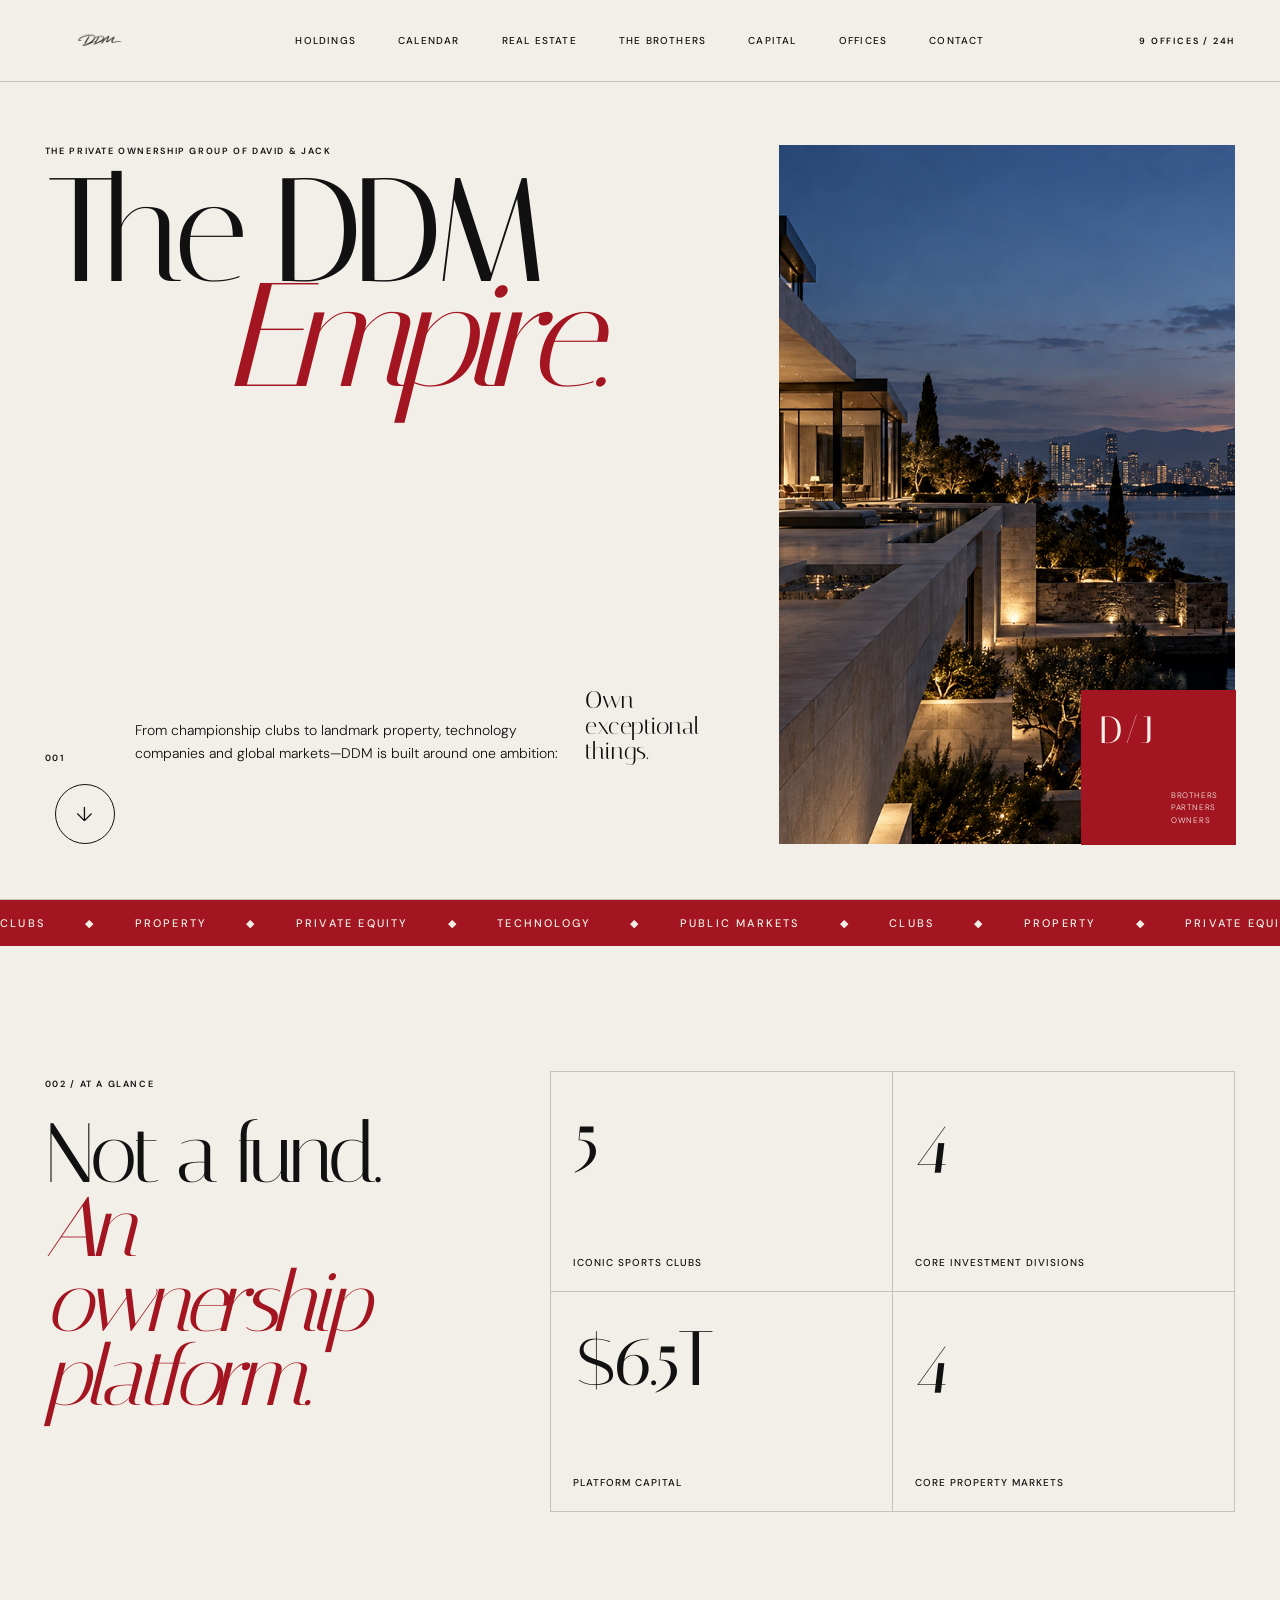
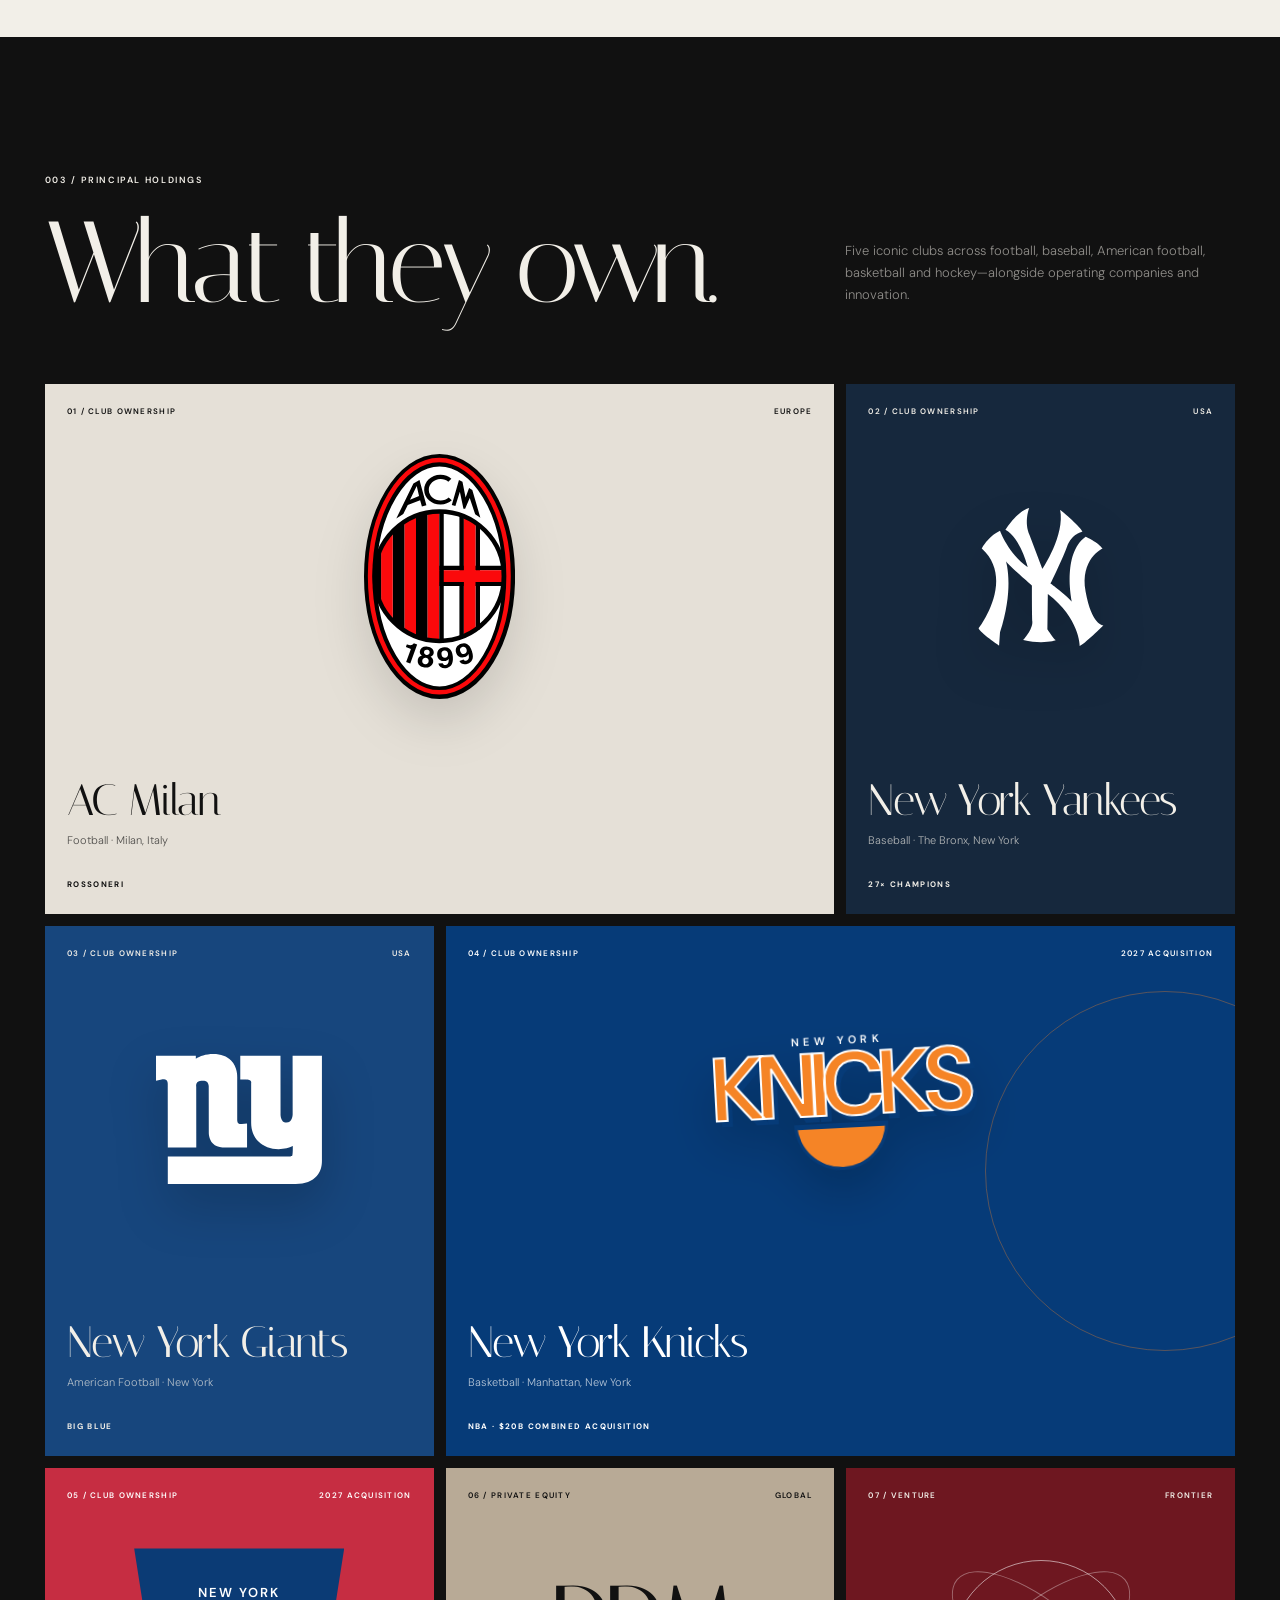
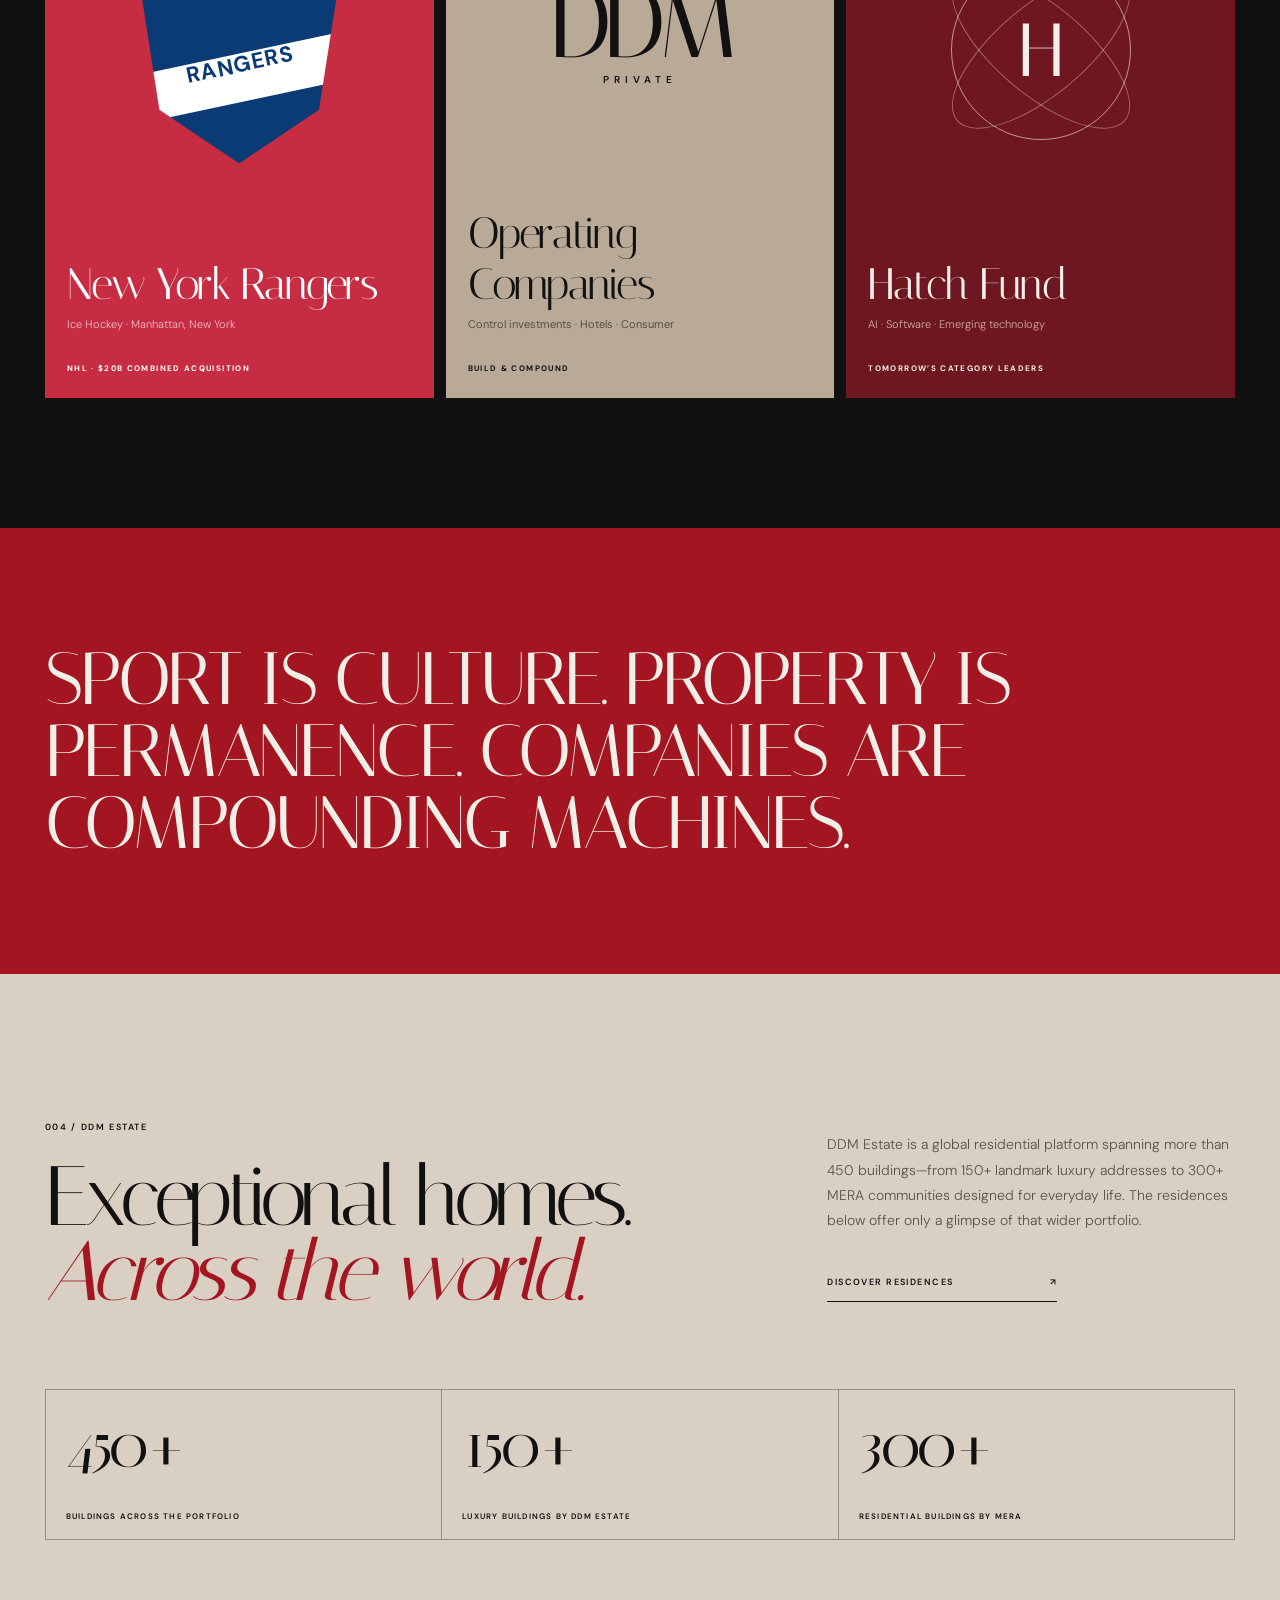
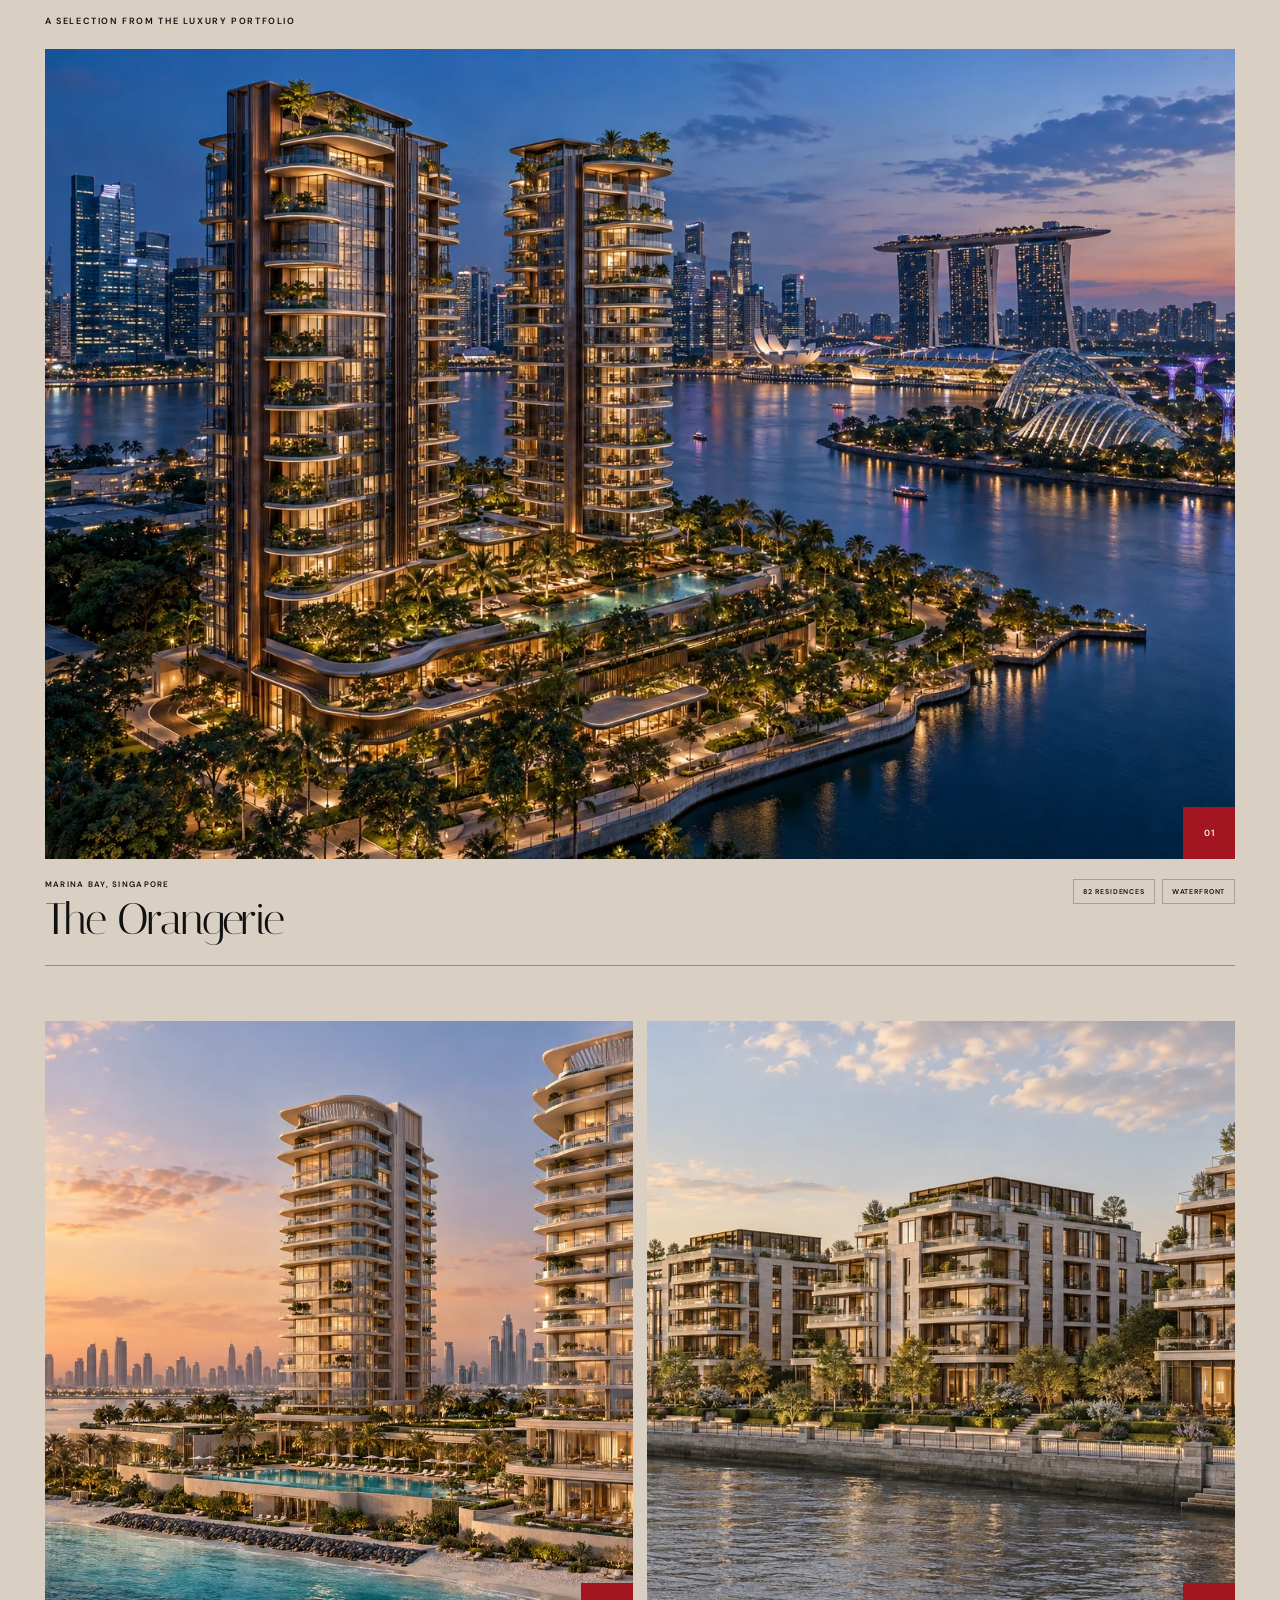
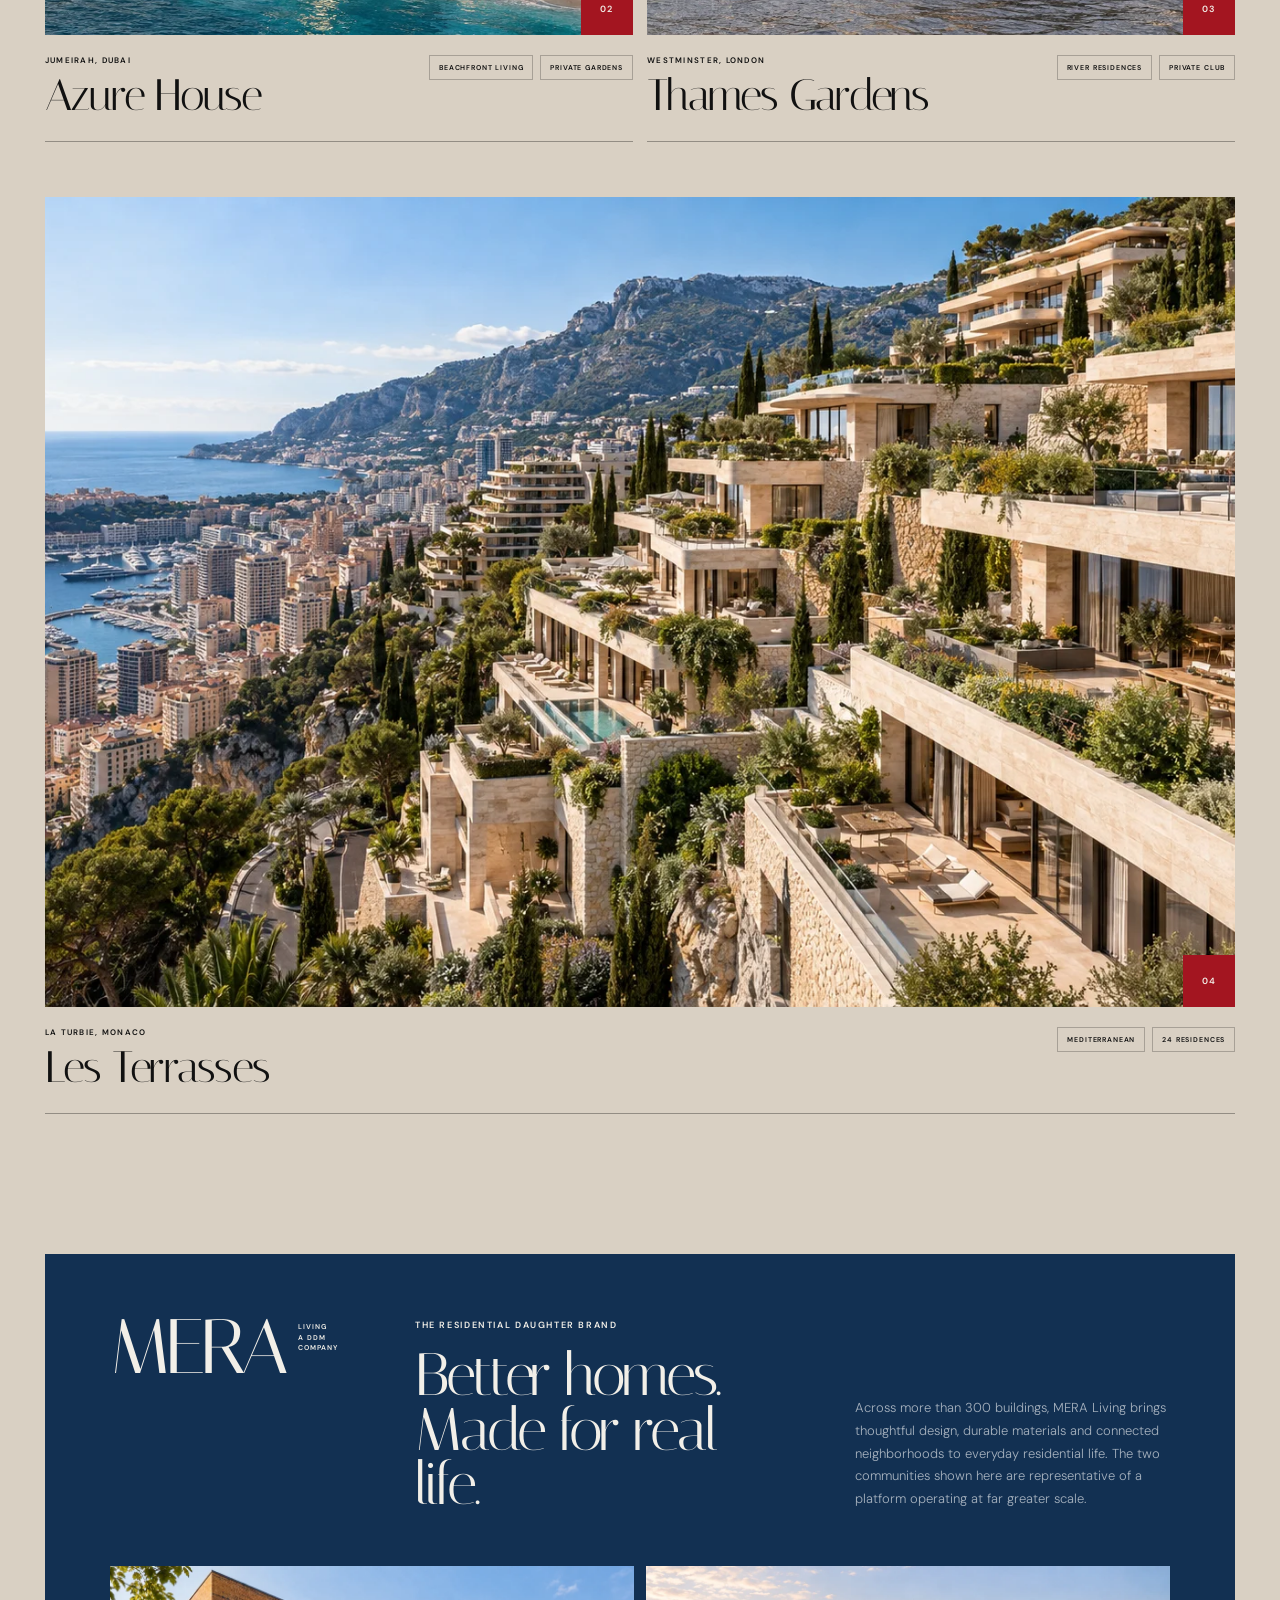
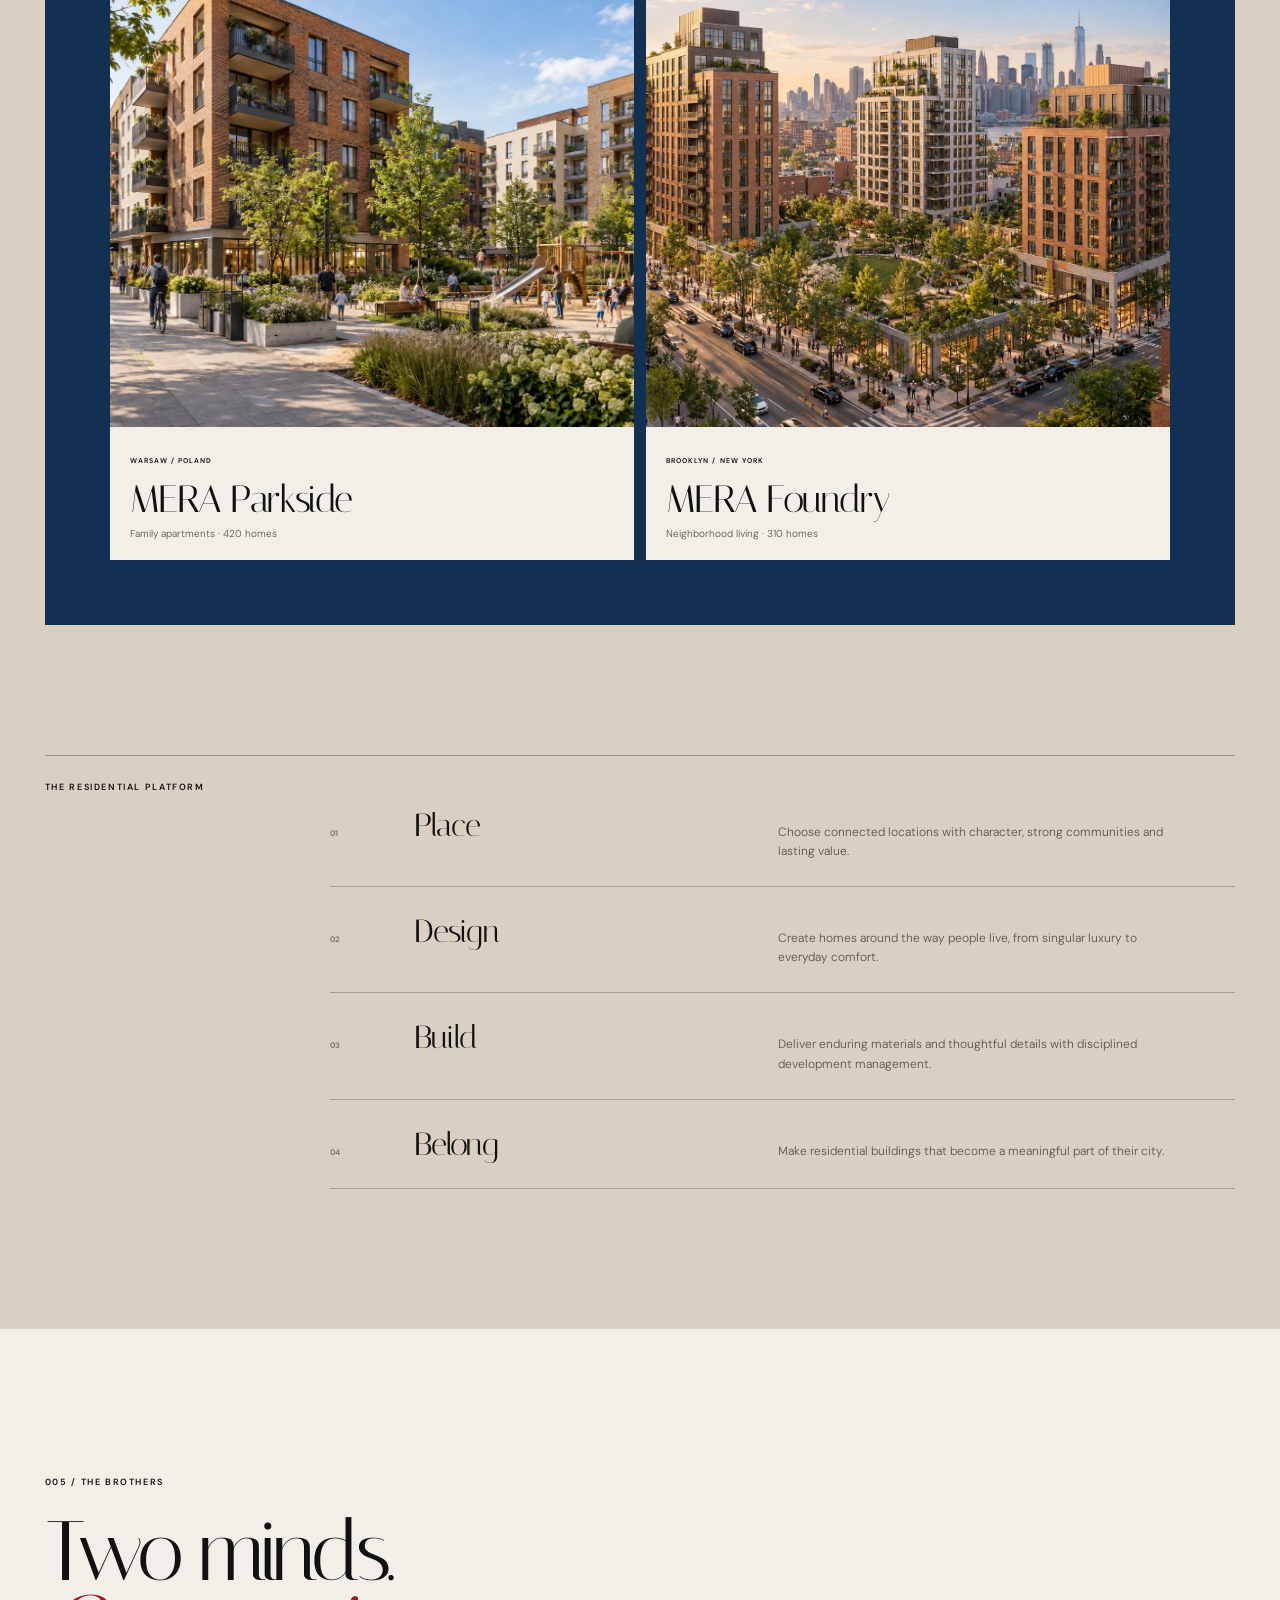
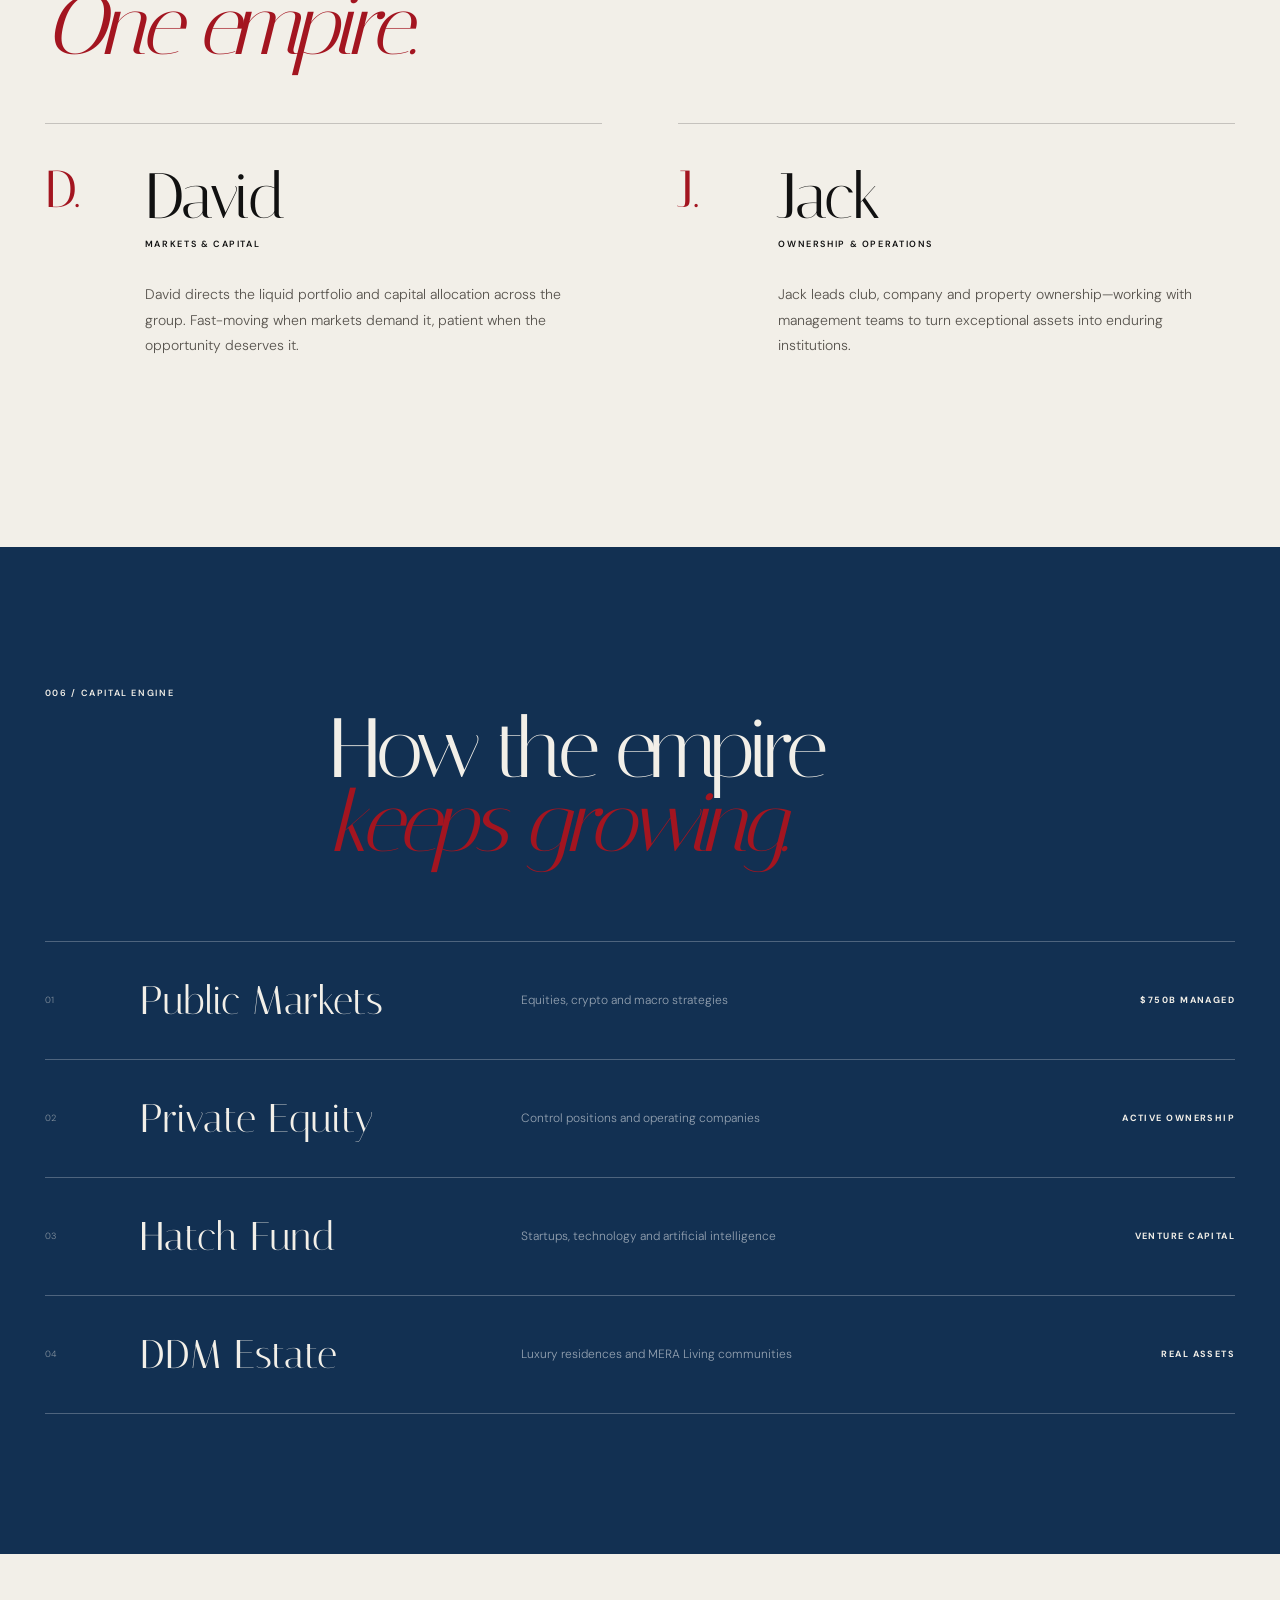
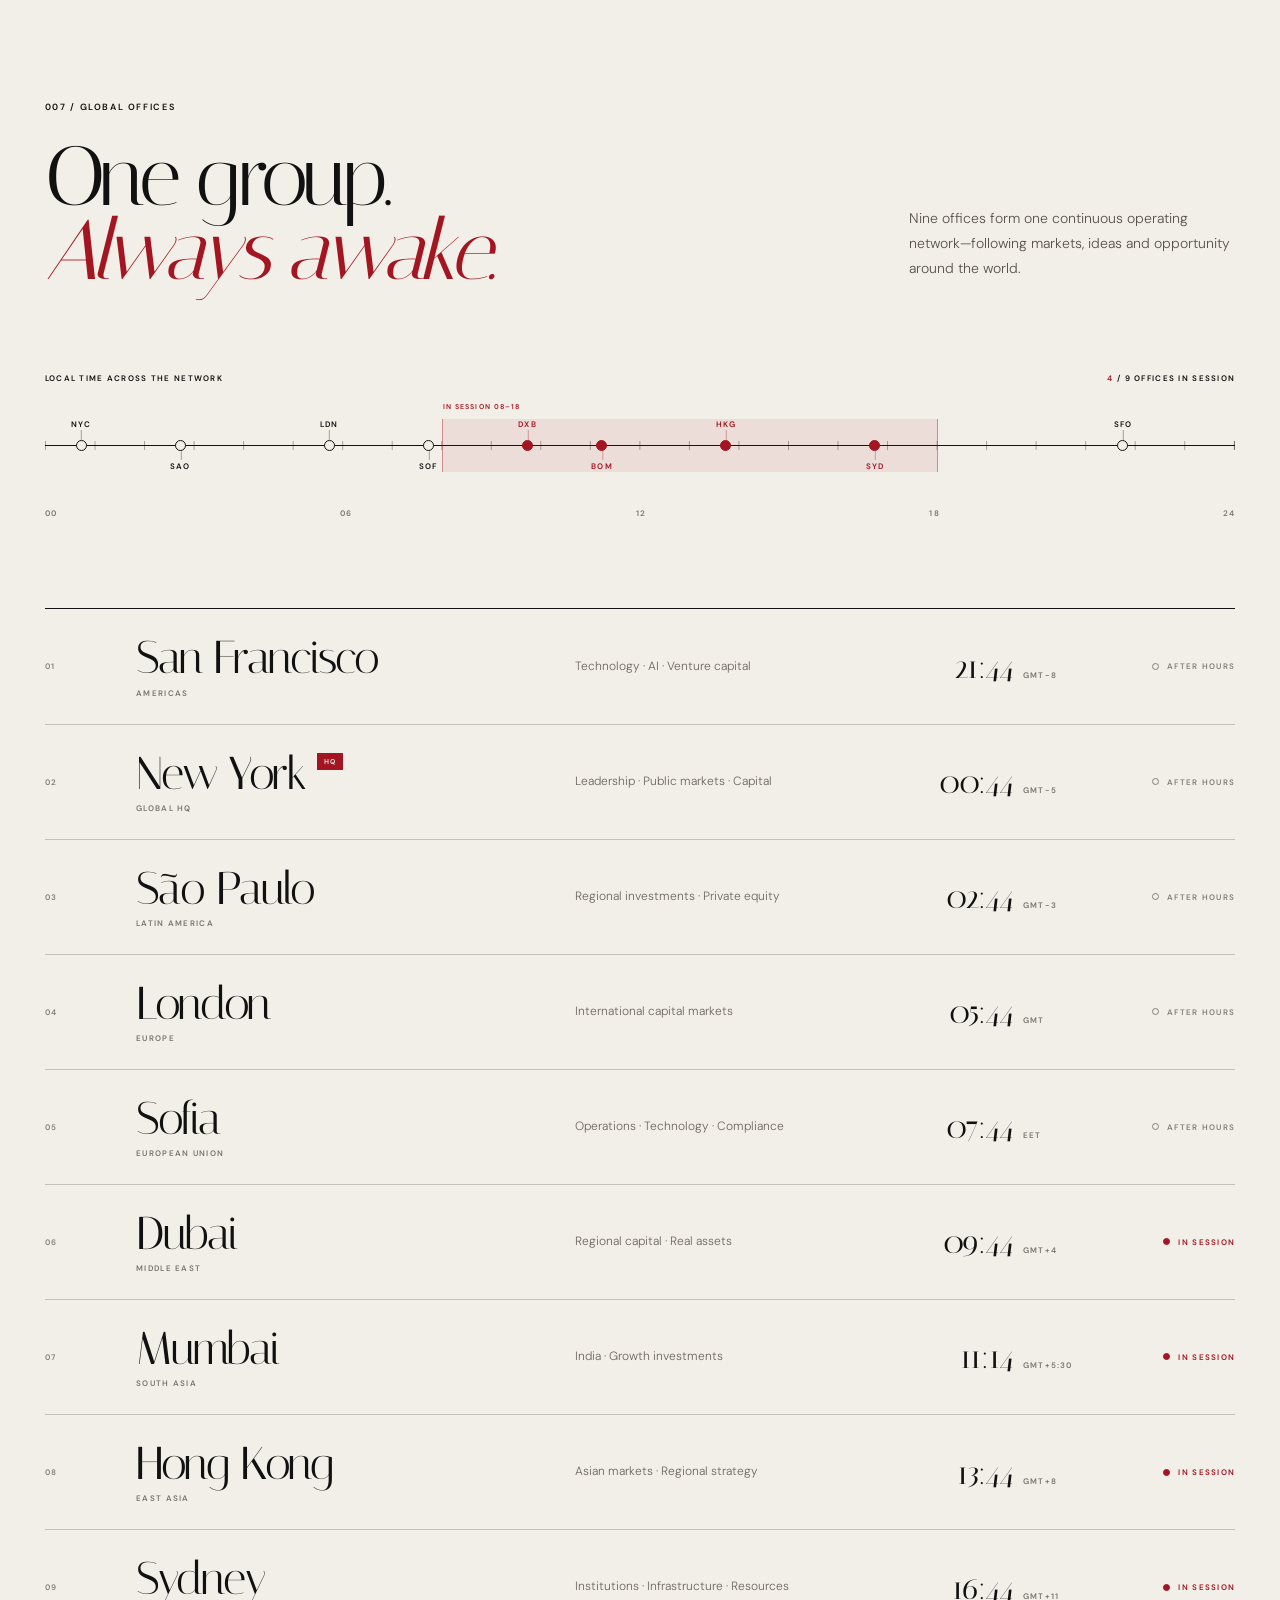
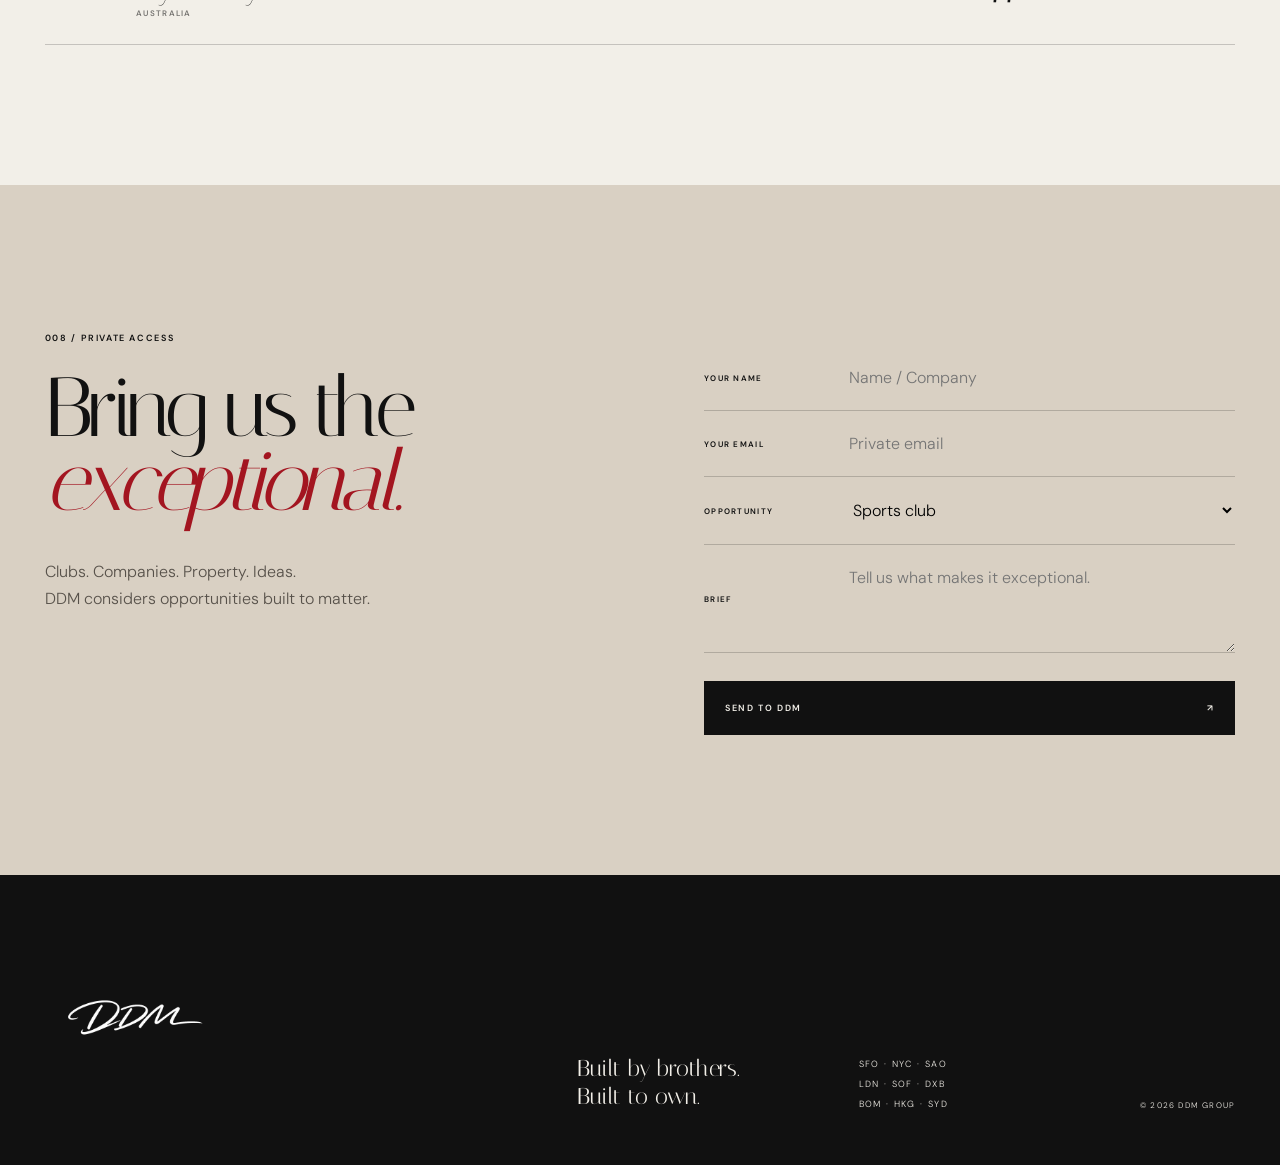
<file: index.html>
<!DOCTYPE html>
<html lang="en">
<head>
  <meta charset="UTF-8">
  <meta name="viewport" content="width=device-width, initial-scale=1.0">
  <meta name="description" content="DDM is the ownership platform of brothers David and Jack, spanning iconic clubs, luxury residences, private companies, technology and public markets.">
  <meta name="theme-color" content="#f2efe8">
  <title>DDM — Built to Own</title>
  <link rel="icon" type="image/png" href="pictures/logo.png">
  <link rel="preload" href="pictures/ddm-global-assets.png" as="image">
  <link rel="stylesheet" href="styles.css">
</head>
<body>
  <header class="site-header">
    <a class="wordmark" href="#top" aria-label="DDM home"><img src="pictures/logo.png" alt="DDM"></a>
    <nav class="site-nav" aria-label="Primary navigation">
      <a href="#holdings">Holdings</a><a href="calendar.html">Calendar</a><a href="#estate">Real Estate</a><a href="#brothers">The Brothers</a><a href="#capital">Capital</a><a href="#offices">Offices</a><a href="#contact">Contact</a>
    </nav>
    <p class="header-location">9 OFFICES / 24H</p>
    <button class="menu-toggle" type="button" aria-label="Open navigation" aria-expanded="false"><span></span><span></span></button>
  </header>

  <main id="top">
    <section class="hero">
      <div class="hero-title reveal">
        <p class="micro-label">The private ownership group of David &amp; Jack</p>
        <h1><span>The DDM</span><em>Empire.</em></h1>
      </div>
      <div class="hero-portrait reveal">
        <img src="pictures/ddm-global-assets.png" alt="A DDM waterfront residence at dusk overlooking the city skyline">
        <div class="portrait-stamp"><strong>D/J</strong><span>Brothers<br>Partners<br>Owners</span></div>
      </div>
      <div class="hero-copy reveal">
        <span class="section-number">001</span>
        <p>From championship clubs to landmark property, technology companies and global markets—DDM is built around one ambition:</p>
        <strong>Own exceptional things.</strong>
        <a href="#holdings" class="circle-link" aria-label="Explore the holdings">↓</a>
      </div>
    </section>

    <div class="ticker" aria-hidden="true">
      <div>CLUBS <i>◆</i> PROPERTY <i>◆</i> PRIVATE EQUITY <i>◆</i> TECHNOLOGY <i>◆</i> PUBLIC MARKETS <i>◆</i> CLUBS <i>◆</i> PROPERTY <i>◆</i> PRIVATE EQUITY <i>◆</i></div>
    </div>

    <section class="snapshot">
      <div class="snapshot-intro reveal">
        <span class="section-number">002 / AT A GLANCE</span>
        <h2>Not a fund.<br><em>An ownership platform.</em></h2>
      </div>
      <div class="snapshot-grid">
        <article class="reveal"><strong data-count="5">0</strong><p>Iconic sports clubs</p></article>
        <article class="reveal"><strong data-count="4">0</strong><p>Core investment divisions</p></article>
        <article class="reveal"><strong data-count="6.5" data-prefix="$" data-suffix="T">$0</strong><p>Platform capital</p></article>
        <article class="reveal"><strong data-count="4">0</strong><p>Core property markets</p></article>
      </div>
    </section>

    <section id="holdings" class="holdings">
      <header class="holdings-head reveal">
        <div><span class="section-number">003 / PRINCIPAL HOLDINGS</span><h2>What they own.</h2></div>
        <p>Five iconic clubs across football, baseball, American football, basketball and hockey—alongside operating companies and innovation.</p>
      </header>

      <div class="holdings-grid">
        <article class="holding-card holding-card-featured reveal">
          <div class="holding-top"><span>01 / CLUB OWNERSHIP</span><span>EUROPE</span></div>
          <img src="pictures/ac-milan.svg" alt="AC Milan crest">
          <div class="holding-bottom"><h3>AC Milan</h3><p>Football · Milan, Italy</p><strong>Rossoneri</strong></div>
        </article>

        <article class="holding-card holding-card-dark reveal">
          <div class="holding-top"><span>02 / CLUB OWNERSHIP</span><span>USA</span></div>
          <img src="pictures/new-york-yankees-1.svg" alt="New York Yankees mark">
          <div class="holding-bottom"><h3>New York Yankees</h3><p>Baseball · The Bronx, New York</p><strong>27× Champions</strong></div>
        </article>

        <article class="holding-card holding-card-blue reveal">
          <div class="holding-top"><span>03 / CLUB OWNERSHIP</span><span>USA</span></div>
          <img src="pictures/new-york-giants-1.svg" alt="New York Giants mark">
          <div class="holding-bottom"><h3>New York Giants</h3><p>American Football · New York</p><strong>Big Blue</strong></div>
        </article>

        <article class="holding-card holding-card-featured holding-card-knicks reveal">
          <div class="holding-top"><span>04 / CLUB OWNERSHIP</span><span>2027 ACQUISITION</span></div>
          <div class="knicks-mark" role="img" aria-label="New York Knicks mark"><span>NEW YORK</span><strong>KNICKS</strong><i></i></div>
          <div class="holding-bottom"><h3>New York Knicks</h3><p>Basketball · Manhattan, New York</p><strong>NBA · $20B combined acquisition</strong></div>
        </article>

        <article class="holding-card holding-card-rangers reveal">
          <div class="holding-top"><span>05 / CLUB OWNERSHIP</span><span>2027 ACQUISITION</span></div>
          <div class="rangers-mark" role="img" aria-label="New York Rangers mark"><span>NEW YORK</span><strong>RANGERS</strong></div>
          <div class="holding-bottom"><h3>New York Rangers</h3><p>Ice Hockey · Manhattan, New York</p><strong>NHL · $20B combined acquisition</strong></div>
        </article>

        <article class="holding-card holding-card-type reveal">
          <div class="holding-top"><span>06 / PRIVATE EQUITY</span><span>GLOBAL</span></div>
          <div class="type-mark">DDM<small>PRIVATE</small></div>
          <div class="holding-bottom"><h3>Operating Companies</h3><p>Control investments · Hotels · Consumer</p><strong>Build &amp; compound</strong></div>
        </article>

        <article class="holding-card holding-card-hatch reveal">
          <div class="holding-top"><span>07 / VENTURE</span><span>FRONTIER</span></div>
          <div class="hatch-orbit"><span>H</span></div>
          <div class="holding-bottom"><h3>Hatch Fund</h3><p>AI · Software · Emerging technology</p><strong>Tomorrow’s category leaders</strong></div>
        </article>
      </div>
    </section>

    <section class="ownership-strip">
      <p class="reveal">SPORT IS CULTURE. PROPERTY IS PERMANENCE. COMPANIES ARE COMPOUNDING MACHINES.</p>
    </section>

    <section id="estate" class="estate">
      <header class="estate-head reveal">
        <div>
          <span class="section-number">004 / DDM ESTATE</span>
          <h2>Exceptional homes.<br><em>Across the world.</em></h2>
        </div>
        <div class="estate-intro">
          <p>DDM Estate is a global residential platform spanning more than 450 buildings—from 150+ landmark luxury addresses to 300+ MERA communities designed for everyday life. The residences below offer only a glimpse of that wider portfolio.</p>
          <a href="#contact">Discover residences <span>↗</span></a>
        </div>
      </header>

      <div class="estate-stats reveal" aria-label="Real estate portfolio overview">
        <article><strong>450+</strong><span>Buildings across the portfolio</span></article>
        <article><strong>150+</strong><span>Luxury buildings by DDM Estate</span></article>
        <article><strong>300+</strong><span>Residential buildings by MERA</span></article>
      </div>

      <p class="section-number estate-selection-label">A SELECTION FROM THE LUXURY PORTFOLIO</p>
      <div class="property-grid">
        <article class="property-card property-card-wide reveal">
          <div class="property-image"><img src="pictures/residences-singapore-v3.webp" alt="Luxury residential towers overlooking Marina Bay in Singapore" loading="lazy"><span>01</span></div>
          <div class="property-meta"><div><p>Marina Bay, Singapore</p><h3>The Orangerie</h3></div><div><span>82 residences</span><span>Waterfront</span></div></div>
        </article>
        <article class="property-card reveal">
          <div class="property-image"><img src="pictures/residences-dubai-v3.webp" alt="Luxury beachfront residences in Dubai" loading="lazy"><span>02</span></div>
          <div class="property-meta"><div><p>Jumeirah, Dubai</p><h3>Azure House</h3></div><div><span>Beachfront living</span><span>Private gardens</span></div></div>
        </article>
        <article class="property-card reveal">
          <div class="property-image"><img src="pictures/residences-london-v3.webp" alt="Luxury riverside apartment development in London" loading="lazy"><span>03</span></div>
          <div class="property-meta"><div><p>Westminster, London</p><h3>Thames Gardens</h3></div><div><span>River residences</span><span>Private club</span></div></div>
        </article>
        <article class="property-card property-card-wide reveal">
          <div class="property-image"><img src="pictures/residences-monaco-v3.webp" alt="Terraced luxury residences overlooking Monaco" loading="lazy"><span>04</span></div>
          <div class="property-meta"><div><p>La Turbie, Monaco</p><h3>Les Terrasses</h3></div><div><span>Mediterranean</span><span>24 residences</span></div></div>
        </article>
      </div>

      <section class="mera reveal" aria-labelledby="mera-title">
        <header class="mera-head">
          <div class="mera-brand"><strong>MERA</strong><span>LIVING<br>A DDM COMPANY</span></div>
          <div><p class="section-number">THE RESIDENTIAL DAUGHTER BRAND</p><h3 id="mera-title">Better homes.<br>Made for real life.</h3></div>
          <p>Across more than 300 buildings, MERA Living brings thoughtful design, durable materials and connected neighborhoods to everyday residential life. The two communities shown here are representative of a platform operating at far greater scale.</p>
        </header>
        <div class="mera-grid">
          <article><img src="pictures/mera-warsaw-v1.webp" alt="MERA Living family apartment community in Warsaw" loading="lazy"><div><span>WARSAW / POLAND</span><h4>MERA Parkside</h4><p>Family apartments · 420 homes</p></div></article>
          <article><img src="pictures/estate-brooklyn-gardens-v2.webp" alt="MERA Living apartment community in Brooklyn" loading="lazy"><div><span>BROOKLYN / NEW YORK</span><h4>MERA Foundry</h4><p>Neighborhood living · 310 homes</p></div></article>
        </div>
      </section>

      <div class="estate-thesis reveal">
        <p class="section-number">THE RESIDENTIAL PLATFORM</p>
        <div class="thesis-list">
          <article><span>01</span><h3>Place</h3><p>Choose connected locations with character, strong communities and lasting value.</p></article>
          <article><span>02</span><h3>Design</h3><p>Create homes around the way people live, from singular luxury to everyday comfort.</p></article>
          <article><span>03</span><h3>Build</h3><p>Deliver enduring materials and thoughtful details with disciplined development management.</p></article>
          <article><span>04</span><h3>Belong</h3><p>Make residential buildings that become a meaningful part of their city.</p></article>
        </div>
      </div>
    </section>

    <section id="brothers" class="brothers">
      <div class="brothers-heading reveal"><span class="section-number">005 / THE BROTHERS</span><h2>Two minds.<br><em>One empire.</em></h2></div>
      <div class="brother-profile david reveal"><span class="profile-index">D.</span><div><h3>David</h3><p class="role">Markets &amp; Capital</p><p>David directs the liquid portfolio and capital allocation across the group. Fast-moving when markets demand it, patient when the opportunity deserves it.</p></div></div>
      <div class="brother-profile jack reveal"><span class="profile-index">J.</span><div><h3>Jack</h3><p class="role">Ownership &amp; Operations</p><p>Jack leads club, company and property ownership—working with management teams to turn exceptional assets into enduring institutions.</p></div></div>
    </section>

    <section id="capital" class="capital">
      <header class="capital-head reveal"><span class="section-number">006 / CAPITAL ENGINE</span><h2>How the empire<br><em>keeps growing.</em></h2></header>
      <div class="capital-list">
        <article class="reveal"><span>01</span><h3>Public Markets</h3><p>Equities, crypto and macro strategies</p><strong>$750B Managed</strong></article>
        <article class="reveal"><span>02</span><h3>Private Equity</h3><p>Control positions and operating companies</p><strong>Active Ownership</strong></article>
        <article class="reveal"><span>03</span><h3>Hatch Fund</h3><p>Startups, technology and artificial intelligence</p><strong>Venture Capital</strong></article>
        <article class="reveal"><span>04</span><h3>DDM Estate</h3><p>Luxury residences and MERA Living communities</p><strong>Real Assets</strong></article>
      </div>
    </section>

    <section id="offices" class="offices">
      <header class="offices-head reveal">
        <div><span class="section-number">007 / GLOBAL OFFICES</span><h2>One group.<br><em>Always awake.</em></h2></div>
        <p>Nine offices form one continuous operating network—following markets, ideas and opportunity around the world.</p>
      </header>

      <div class="sun-track reveal">
        <div class="sun-track-meta"><span>Local time across the network</span><span><strong class="offices-open">–</strong> / 9 offices in session</span></div>
        <div class="sun-track-bar" aria-hidden="true"><div class="sun-track-session"><span>In session 08–18</span></div></div>
        <div class="sun-track-scale" aria-hidden="true"><span>00</span><span>06</span><span>12</span><span>18</span><span>24</span></div>
      </div>

      <ol class="offices-list">
        <li class="office-row reveal" data-timezone="America/Los_Angeles" data-code="SFO">
          <span class="office-index">01</span>
          <div class="office-city"><h3>San Francisco</h3><span>Americas</span></div>
          <p class="office-focus">Technology · AI · Venture capital</p>
          <div class="office-clock"><time aria-label="Current local time in San Francisco">--:--</time><span class="office-zone">PT</span></div>
          <span class="office-status">—</span>
        </li>
        <li class="office-row office-row-hq reveal" data-timezone="America/New_York" data-code="NYC">
          <span class="office-index">02</span>
          <div class="office-city"><h3>New York<span class="office-badge">HQ</span></h3><span>Global HQ</span></div>
          <p class="office-focus">Leadership · Public markets · Capital</p>
          <div class="office-clock"><time aria-label="Current local time in New York">--:--</time><span class="office-zone">ET</span></div>
          <span class="office-status">—</span>
        </li>
        <li class="office-row reveal" data-timezone="America/Sao_Paulo" data-code="SAO">
          <span class="office-index">03</span>
          <div class="office-city"><h3>São Paulo</h3><span>Latin America</span></div>
          <p class="office-focus">Regional investments · Private equity</p>
          <div class="office-clock"><time aria-label="Current local time in São Paulo">--:--</time><span class="office-zone">BRT</span></div>
          <span class="office-status">—</span>
        </li>
        <li class="office-row reveal" data-timezone="Europe/London" data-code="LDN">
          <span class="office-index">04</span>
          <div class="office-city"><h3>London</h3><span>Europe</span></div>
          <p class="office-focus">International capital markets</p>
          <div class="office-clock"><time aria-label="Current local time in London">--:--</time><span class="office-zone">UK</span></div>
          <span class="office-status">—</span>
        </li>
        <li class="office-row reveal" data-timezone="Europe/Sofia" data-code="SOF">
          <span class="office-index">05</span>
          <div class="office-city"><h3>Sofia</h3><span>European Union</span></div>
          <p class="office-focus">Operations · Technology · Compliance</p>
          <div class="office-clock"><time aria-label="Current local time in Sofia">--:--</time><span class="office-zone">EET</span></div>
          <span class="office-status">—</span>
        </li>
        <li class="office-row reveal" data-timezone="Asia/Dubai" data-code="DXB">
          <span class="office-index">06</span>
          <div class="office-city"><h3>Dubai</h3><span>Middle East</span></div>
          <p class="office-focus">Regional capital · Real assets</p>
          <div class="office-clock"><time aria-label="Current local time in Dubai">--:--</time><span class="office-zone">GST</span></div>
          <span class="office-status">—</span>
        </li>
        <li class="office-row reveal" data-timezone="Asia/Kolkata" data-code="BOM">
          <span class="office-index">07</span>
          <div class="office-city"><h3>Mumbai</h3><span>South Asia</span></div>
          <p class="office-focus">India · Growth investments</p>
          <div class="office-clock"><time aria-label="Current local time in Mumbai">--:--</time><span class="office-zone">IST</span></div>
          <span class="office-status">—</span>
        </li>
        <li class="office-row reveal" data-timezone="Asia/Hong_Kong" data-code="HKG">
          <span class="office-index">08</span>
          <div class="office-city"><h3>Hong Kong</h3><span>East Asia</span></div>
          <p class="office-focus">Asian markets · Regional strategy</p>
          <div class="office-clock"><time aria-label="Current local time in Hong Kong">--:--</time><span class="office-zone">HKT</span></div>
          <span class="office-status">—</span>
        </li>
        <li class="office-row reveal" data-timezone="Australia/Sydney" data-code="SYD">
          <span class="office-index">09</span>
          <div class="office-city"><h3>Sydney</h3><span>Australia</span></div>
          <p class="office-focus">Institutions · Infrastructure · Resources</p>
          <div class="office-clock"><time aria-label="Current local time in Sydney">--:--</time><span class="office-zone">AET</span></div>
          <span class="office-status">—</span>
        </li>
      </ol>
    </section>

    <section id="contact" class="contact">
      <div class="contact-head reveal"><span class="section-number">008 / PRIVATE ACCESS</span><h2>Bring us the<br><em>exceptional.</em></h2><p>Clubs. Companies. Property. Ideas.<br>DDM considers opportunities built to matter.</p></div>
      <form class="inquiry-form reveal">
        <label><span>Your name</span><input name="name" type="text" required placeholder="Name / Company"></label>
        <label><span>Your email</span><input name="email" type="email" required placeholder="Private email"></label>
        <label><span>Opportunity</span><select name="interest"><option>Sports club</option><option>Company acquisition</option><option>Real estate</option><option>Venture investment</option><option>Capital partnership</option></select></label>
        <label><span>Brief</span><textarea name="message" rows="3" required placeholder="Tell us what makes it exceptional."></textarea></label>
        <button type="submit">SEND TO DDM <span>↗</span></button>
      </form>
    </section>
  </main>

  <footer class="site-footer">
    <img src="pictures/logo.png" alt="DDM">
    <p>Built by brothers.<br>Built to own.</p>
    <div><span>SFO · NYC · SAO</span><span>LDN · SOF · DXB</span><span>BOM · HKG · SYD</span></div>
    <small>© 2026 DDM GROUP</small>
  </footer>
  <script src="script.js"></script>
</body>
</html>
</file>
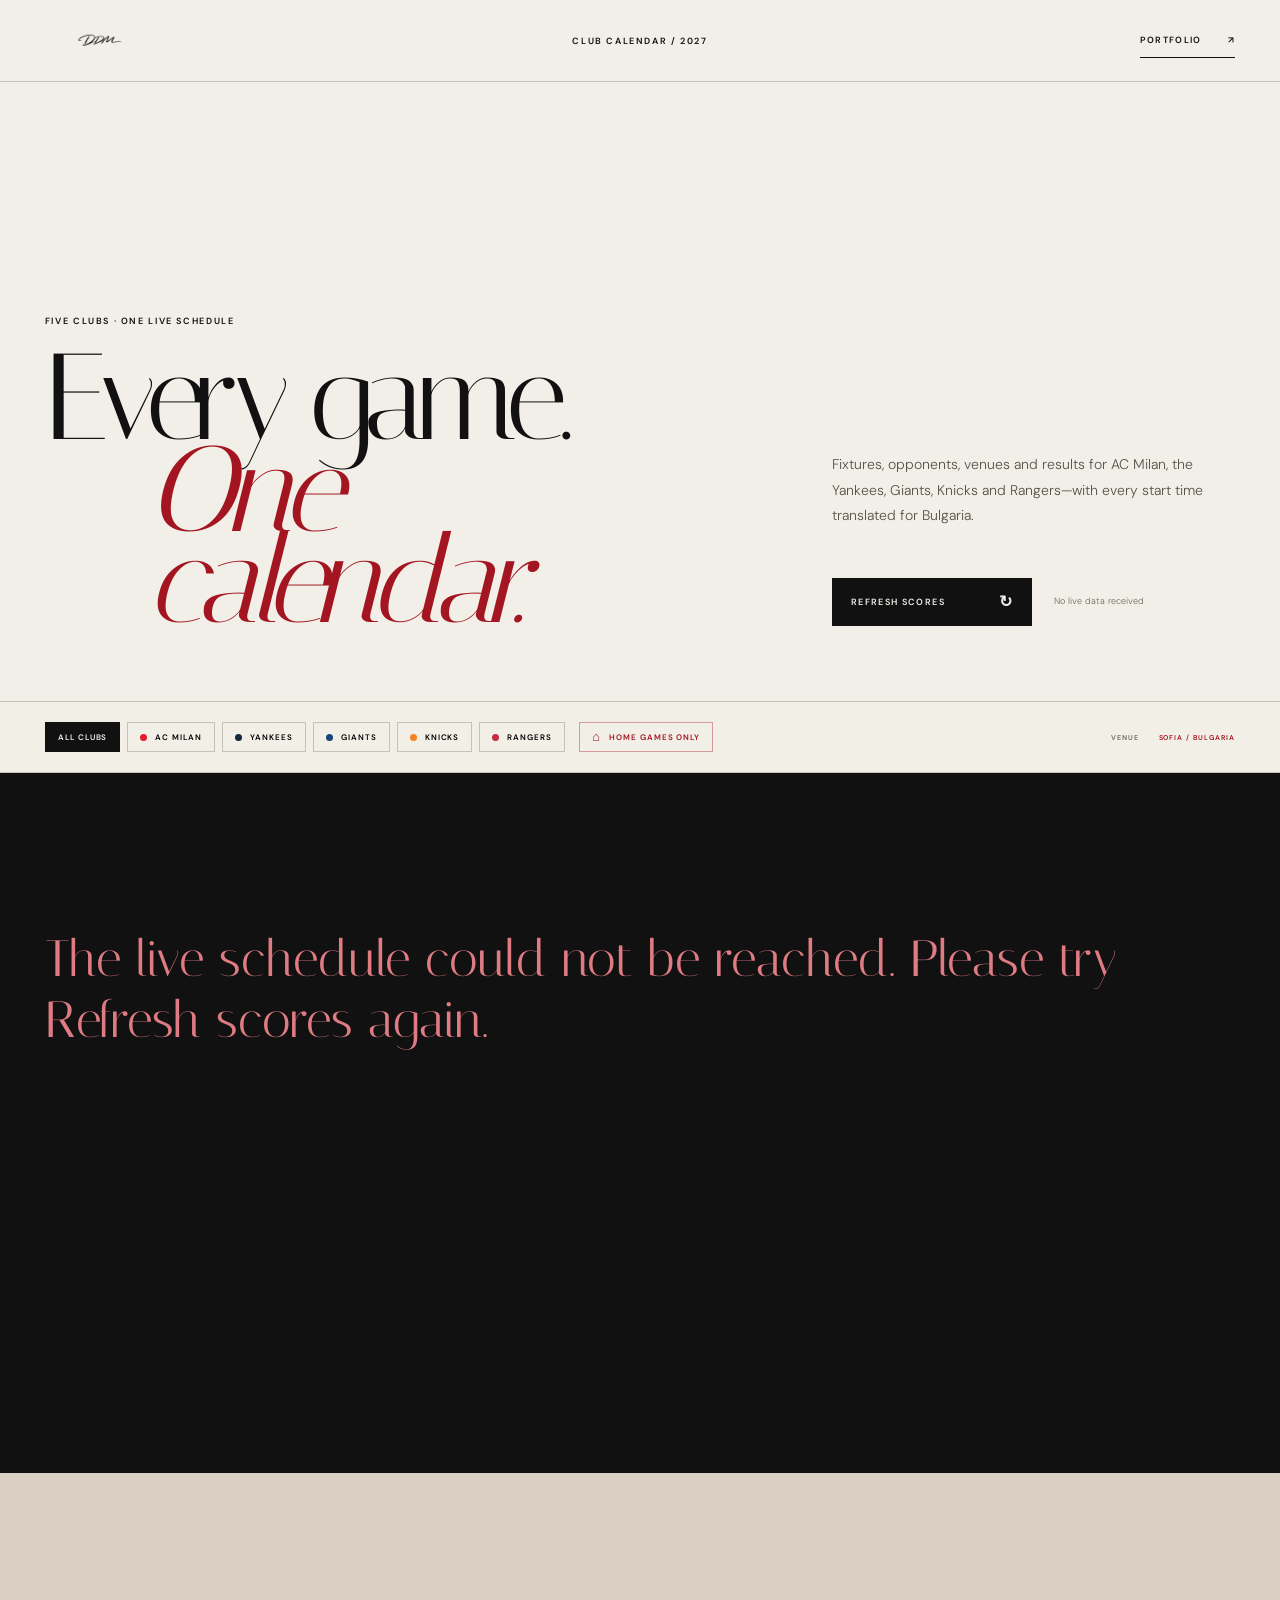
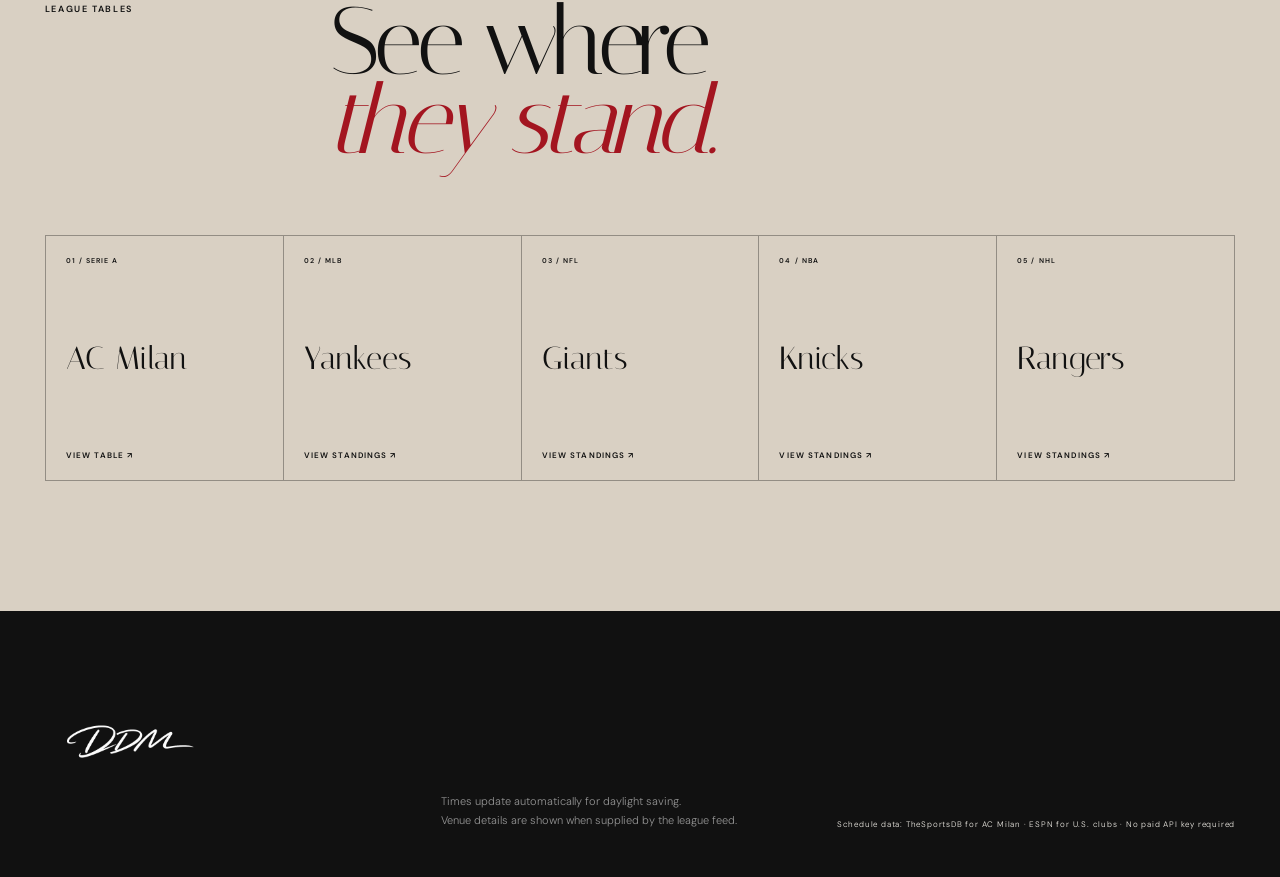
<file: calendar.html>
<!DOCTYPE html>
<html lang="en">
<head>
  <meta charset="UTF-8">
  <meta name="viewport" content="width=device-width, initial-scale=1.0">
  <meta name="description" content="Every DDM club fixture, result, venue and kickoff time in one live calendar.">
  <meta name="theme-color" content="#111111">
  <title>DDM — Club Calendar</title>
  <link rel="icon" type="image/png" href="pictures/logo.png">
  <link rel="stylesheet" href="calendar.css">
</head>
<body>
  <header class="calendar-nav">
    <a class="calendar-logo" href="index.html" aria-label="DDM home"><img src="pictures/logo.png" alt="DDM"></a>
    <span>Club Calendar / 2027</span>
    <a class="back-link" href="index.html#holdings">Portfolio <span>↗</span></a>
  </header>

  <main>
    <section class="calendar-hero">
      <div>
        <p class="eyebrow">Five clubs · one live schedule</p>
        <h1>Every game.<br><em>One calendar.</em></h1>
      </div>
      <div class="calendar-intro">
        <p>Fixtures, opponents, venues and results for AC Milan, the Yankees, Giants, Knicks and Rangers—with every start time translated for Bulgaria.</p>
        <div class="refresh-block">
          <button id="refresh-button" type="button"><span>Refresh scores</span><i aria-hidden="true">↻</i></button>
          <p id="last-updated" aria-live="polite">Waiting for live data…</p>
        </div>
      </div>
    </section>

    <section class="calendar-toolbar" aria-label="Calendar filters">
      <div class="calendar-filter-groups">
        <div class="team-filters" id="team-filters">
          <button class="active" type="button" data-team="all">All clubs</button>
          <button type="button" data-team="milan"><i class="dot milan"></i>AC Milan</button>
          <button type="button" data-team="yankees"><i class="dot yankees"></i>Yankees</button>
          <button type="button" data-team="giants"><i class="dot giants"></i>Giants</button>
          <button type="button" data-team="knicks"><i class="dot knicks"></i>Knicks</button>
          <button type="button" data-team="rangers"><i class="dot rangers"></i>Rangers</button>
        </div>
        <button id="home-only-button" class="home-only-button" type="button" aria-pressed="false"><i aria-hidden="true">⌂</i> Home games only</button>
      </div>
      <div class="timezone-key"><span>VENUE</span><span>SOFIA / BULGARIA</span></div>
    </section>

    <section class="schedule" aria-busy="true">
      <div id="calendar-status" class="calendar-status">Loading the club calendar…</div>
      <div id="live-section" class="games-section" hidden>
        <header><span>Live now</span><strong id="live-count">0</strong></header>
        <div id="live-games" class="games-list"></div>
      </div>
      <div id="upcoming-section" class="games-section" hidden>
        <header><span>Upcoming fixtures</span><strong id="upcoming-count">0</strong></header>
        <div id="upcoming-games" class="games-list"></div>
      </div>
      <div id="results-section" class="games-section" hidden>
        <header><span>Recent results</span><strong id="results-count">0</strong></header>
        <div id="results-games" class="games-list"></div>
      </div>
    </section>

    <section class="standings">
      <header>
        <p class="eyebrow">League tables</p>
        <h2>See where<br><em>they stand.</em></h2>
      </header>
      <div class="standings-grid">
        <a href="https://www.espn.com/soccer/standings/_/league/ita.1" target="_blank" rel="noopener"><span>01 / SERIE A</span><strong>AC Milan</strong><i>View table ↗</i></a>
        <a href="https://www.espn.com/mlb/standings" target="_blank" rel="noopener"><span>02 / MLB</span><strong>Yankees</strong><i>View standings ↗</i></a>
        <a href="https://www.espn.com/nfl/standings" target="_blank" rel="noopener"><span>03 / NFL</span><strong>Giants</strong><i>View standings ↗</i></a>
        <a href="https://www.espn.com/nba/standings" target="_blank" rel="noopener"><span>04 / NBA</span><strong>Knicks</strong><i>View standings ↗</i></a>
        <a href="https://www.espn.com/nhl/standings" target="_blank" rel="noopener"><span>05 / NHL</span><strong>Rangers</strong><i>View standings ↗</i></a>
      </div>
    </section>
  </main>

  <footer>
    <img src="pictures/logo.png" alt="DDM">
    <p>Times update automatically for daylight saving.<br>Venue details are shown when supplied by the league feed.</p>
    <small>Schedule data: TheSportsDB for AC Milan · ESPN for U.S. clubs · No paid API key required</small>
  </footer>

  <template id="game-template">
    <article class="game-row">
      <div class="game-date"><strong></strong><span></span></div>
      <div class="team-chip"><i></i><span></span></div>
      <div class="game-matchup"><p></p><h3></h3><a target="_blank" rel="noopener">Game details ↗</a></div>
      <div class="game-place"><span>Venue</span><strong></strong><small></small></div>
      <div class="game-time local"><span>Venue time</span><strong></strong><small></small></div>
      <div class="game-time sofia"><span>Sofia time</span><strong></strong><small></small></div>
      <div class="game-result"><span></span><strong></strong><small></small></div>
    </article>
  </template>

  <script src="calendar.js"></script>
</body>
</html>
</file>
<file: styles.css>
@import url('https://fonts.googleapis.com/css2?family=DM+Sans:wght@300;400;500;600&family=Italiana&display=swap');

:root { --cream:#f2efe8; --ink:#111111; --red:#a31520; --blue:#123052; --line:rgba(17,17,17,.2); --serif:"Italiana","Baskerville",serif; --sans:"DM Sans","Helvetica Neue",sans-serif; }
*,*::before,*::after{box-sizing:border-box} html{scroll-behavior:smooth} body{margin:0;background:var(--cream);color:var(--ink);font-family:var(--sans);font-weight:300} body.menu-open{overflow:hidden} img{display:block;max-width:100%} a{color:inherit;text-decoration:none} button,input,select,textarea{font:inherit} p,h1,h2,h3{margin-top:0}.section-number,.micro-label{font-size:9px;font-weight:600;letter-spacing:.18em;text-transform:uppercase}

.site-header{position:fixed;inset:0 0 auto;z-index:50;height:82px;display:grid;grid-template-columns:1fr auto 1fr;align-items:center;padding:0 3.5vw;border-bottom:1px solid var(--line);background:rgba(242,239,232,.94);backdrop-filter:blur(16px);transition:height .3s}.site-header.scrolled{height:66px}.wordmark img{width:110px;height:58px;object-fit:contain;filter:brightness(0)}.site-nav{display:flex;gap:42px}.site-nav a{position:relative;font-size:10px;font-weight:500;letter-spacing:.12em;text-transform:uppercase}.site-nav a::after{content:"";position:absolute;left:0;right:100%;bottom:-7px;height:1px;background:var(--red);transition:right .25s}.site-nav a:hover::after{right:0}.header-location{justify-self:end;margin:0;font-size:9px;font-weight:600;letter-spacing:.2em}.menu-toggle{display:none;border:0;background:none}.menu-toggle span{display:block;width:25px;height:1px;margin:6px;background:currentColor;transition:transform .25s}

.hero{min-height:100svh;padding:145px 3.5vw 55px;display:grid;grid-template-columns:1.25fr .85fr;grid-template-rows:auto 1fr;gap:26px 5vw;border-bottom:1px solid var(--line);overflow:hidden}.hero-title{position:relative;z-index:2}.hero-title .micro-label{margin-bottom:22px}.hero h1{margin:0;font-family:var(--serif);font-size:clamp(5.2rem,11.5vw,12.5rem);font-weight:400;letter-spacing:-.065em;line-height:.71}.hero h1 span,.hero h1 em{display:block}.hero h1 em{margin-left:14vw;color:var(--red);font-weight:400}.hero-portrait{grid-column:2;grid-row:1/3;align-self:stretch;position:relative;min-height:650px}.hero-portrait>img{width:100%;height:100%;object-fit:cover;object-position:35% center;filter:saturate(.8) contrast(1.05)}.portrait-stamp{position:absolute;right:-1px;bottom:-1px;width:155px;height:155px;padding:18px;display:flex;justify-content:space-between;color:var(--cream);background:var(--red)}.portrait-stamp strong{font-family:var(--serif);font-size:38px;font-weight:400}.portrait-stamp span{align-self:flex-end;font-size:8px;line-height:1.6;letter-spacing:.1em;text-transform:uppercase}.hero-copy{align-self:end;display:grid;grid-template-columns:70px minmax(220px,430px) 1fr;gap:20px;align-items:end}.hero-copy p{margin:0;line-height:1.6;font-size:14px}.hero-copy strong{max-width:130px;font-family:var(--serif);font-size:24px;font-weight:400;line-height:1.05}.circle-link{justify-self:end;width:60px;height:60px;display:grid;place-items:center;border:1px solid var(--ink);border-radius:50%;font-size:20px;transition:background .25s,color .25s}.circle-link:hover{color:var(--cream);background:var(--ink)}

.ticker{overflow:hidden;padding:16px 0;color:var(--cream);background:var(--red);white-space:nowrap}.ticker div{width:max-content;font-size:11px;font-weight:500;letter-spacing:.2em;animation:ticker 25s linear infinite}.ticker i{margin:0 34px;font-style:normal}@keyframes ticker{to{transform:translateX(-50%)}}

.snapshot{padding:125px 3.5vw;display:grid;grid-template-columns:1fr 1.7fr;gap:8vw}.snapshot h2,.holdings h2,.brothers h2,.capital h2,.offices h2,.contact h2{margin:25px 0 0;font-family:var(--serif);font-size:clamp(3.5rem,6.6vw,7.5rem);font-weight:400;letter-spacing:-.055em;line-height:.88}.snapshot h2 em,.brothers h2 em,.capital h2 em,.offices h2 em,.contact h2 em{color:var(--red);font-weight:400}.snapshot-grid{display:grid;grid-template-columns:1fr 1fr;border-top:1px solid var(--line);border-left:1px solid var(--line)}.snapshot-grid article{min-height:220px;padding:22px;display:flex;flex-direction:column;justify-content:space-between;border-right:1px solid var(--line);border-bottom:1px solid var(--line)}.snapshot-grid strong{font-family:var(--serif);font-size:clamp(4rem,6vw,7rem);font-weight:400;letter-spacing:-.05em}.snapshot-grid p{margin:0;font-size:10px;font-weight:500;letter-spacing:.1em;text-transform:uppercase}

.holdings{padding:130px 3.5vw;color:var(--cream);background:var(--ink)}.holdings-head{display:flex;justify-content:space-between;align-items:end;margin-bottom:70px}.holdings h2{font-size:clamp(4.6rem,9vw,10rem)}.holdings-head>p{max-width:390px;margin:0 0 8px;color:rgba(242,239,232,.56);font-size:13px;line-height:1.7}.holdings-grid{display:grid;grid-template-columns:repeat(12,1fr);gap:12px}.holding-card{position:relative;grid-column:span 4;min-height:530px;padding:22px;display:flex;flex-direction:column;overflow:hidden;color:var(--ink);background:#d8d2c7}.holding-card-featured{grid-column:span 8;background:#e5e0d7}.holding-card-dark{color:var(--cream);background:#16283d}.holding-card-blue{color:var(--cream);background:#17467d}.holding-card-photo{grid-column:span 8;color:var(--cream);background:#333}.holding-card-type{background:#b8aa96}.holding-card-hatch{color:var(--cream);background:#6e1720}.holding-top,.holding-bottom{position:relative;z-index:2}.holding-top{display:flex;justify-content:space-between;font-size:8px;font-weight:600;letter-spacing:.16em}.holding-card>img:not(.holding-photo,.estate-logo){width:48%;height:245px;margin:auto;object-fit:contain;filter:drop-shadow(0 22px 25px rgba(0,0,0,.13))}.holding-card-featured>img{width:37%!important}.holding-bottom{margin-top:auto}.holding-bottom h3{margin-bottom:7px;font-family:var(--serif);font-size:clamp(2rem,3.4vw,4rem);font-weight:400;letter-spacing:-.04em}.holding-bottom p{margin-bottom:24px;font-size:11px;opacity:.7}.holding-bottom strong{font-size:8px;letter-spacing:.17em;text-transform:uppercase}.holding-photo{position:absolute;inset:0;width:100%;height:100%;object-fit:cover}.photo-shade{position:absolute;inset:0;background:linear-gradient(180deg,rgba(3,10,18,.1),rgba(3,10,18,.76))}.estate-logo{position:relative;z-index:1;width:36%;margin:auto;filter:brightness(0) invert(1) drop-shadow(0 14px 24px rgba(0,0,0,.3))}.type-mark{margin:auto;font-family:var(--serif);font-size:clamp(4rem,8vw,8rem);letter-spacing:-.08em}.type-mark small{display:block;margin-top:-10px;font-family:var(--sans);font-size:10px;font-weight:600;letter-spacing:.5em;text-align:center}.hatch-orbit{width:180px;height:180px;margin:auto;display:grid;place-items:center;border:1px solid rgba(255,255,255,.55);border-radius:50%;animation:spin 12s linear infinite}.hatch-orbit::before,.hatch-orbit::after{content:"";position:absolute;width:220px;height:90px;border:1px solid rgba(255,255,255,.35);border-radius:50%;transform:rotate(40deg)}.hatch-orbit::after{transform:rotate(-40deg)}.hatch-orbit span{font-family:var(--serif);font-size:75px}@keyframes spin{to{transform:rotate(360deg)}}

.holding-card-knicks{color:#fff;background:#063b78}.holding-card-knicks::after{content:"";position:absolute;width:360px;height:360px;right:-110px;top:65px;border:1px solid rgba(245,132,38,.34);border-radius:50%}.knicks-mark{position:relative;z-index:1;width:min(72%,440px);margin:auto;display:flex;flex-direction:column;align-items:center;transform:rotate(-3deg);filter:drop-shadow(0 22px 25px rgba(0,0,0,.2))}.knicks-mark span{margin-bottom:-2px;color:#fff;font-size:11px;font-weight:600;letter-spacing:.42em}.knicks-mark strong{color:#f58426;font-size:clamp(3.8rem,7vw,7.6rem);font-weight:600;letter-spacing:-.08em;line-height:.9;-webkit-text-stroke:2px #fff;text-shadow:5px 6px 0 #063b78}.knicks-mark i{width:94px;height:47px;margin-top:-3px;border:3px solid #063b78;border-radius:0 0 60px 60px;background:#f58426;box-shadow:inset 0 10px 0 -8px #063b78}
.holding-card-rangers{color:#fff;background:#c62d42}.rangers-mark{position:relative;width:210px;height:215px;margin:auto;padding:36px 18px 0;display:flex;flex-direction:column;align-items:center;clip-path:polygon(0 0,100% 0,88% 75%,50% 100%,12% 75%);color:#fff;background:#0b3b75;filter:drop-shadow(0 22px 25px rgba(0,0,0,.2))}.rangers-mark::after{content:"";position:absolute;left:-15%;right:-15%;top:49%;height:48px;background:#fff;transform:rotate(-12deg)}.rangers-mark span,.rangers-mark strong{position:relative;z-index:1}.rangers-mark span{font-size:13px;font-weight:600;letter-spacing:.16em}.rangers-mark strong{z-index:2;margin-top:49px;color:#0b3b75;font-size:22px;letter-spacing:.04em;transform:rotate(-12deg)}

.ownership-strip{padding:115px 3.5vw;color:var(--cream);background:var(--red)}.ownership-strip p{max-width:1450px;margin:0;font-family:var(--serif);font-size:clamp(2.6rem,5.8vw,6.6rem);line-height:.97;letter-spacing:-.04em}

.estate{padding:140px 3.5vw;background:#d9d0c3}.estate h2{margin:25px 0 0;font-family:var(--serif);font-size:clamp(3.5rem,6.6vw,7.5rem);font-weight:400;letter-spacing:-.055em;line-height:.88}.estate h2 em{color:var(--red);font-weight:400}.estate-head{display:grid;grid-template-columns:1.25fr .75fr;gap:8vw;align-items:end;margin-bottom:80px}.estate-intro{padding-bottom:7px}.estate-intro p{max-width:470px;margin:0 0 30px;color:#57514a;font-size:14px;line-height:1.8}.estate-intro a{display:flex;justify-content:space-between;max-width:230px;padding:13px 0;border-bottom:1px solid var(--ink);font-size:9px;font-weight:600;letter-spacing:.16em;text-transform:uppercase}.estate-stats{display:grid;grid-template-columns:repeat(3,1fr);margin-bottom:75px;border-top:1px solid rgba(17,17,17,.35);border-left:1px solid rgba(17,17,17,.35)}.estate-stats article{min-height:150px;padding:18px 20px;display:flex;flex-direction:column;justify-content:space-between;border-right:1px solid rgba(17,17,17,.35);border-bottom:1px solid rgba(17,17,17,.35)}.estate-stats strong{font-family:var(--serif);font-size:clamp(3.5rem,5vw,6rem);font-weight:400;letter-spacing:-.05em}.estate-stats span{font-size:8px;font-weight:600;letter-spacing:.15em;text-transform:uppercase}.estate-selection-label{margin:0 0 22px}.property-grid{display:grid;grid-template-columns:1fr 1fr;gap:55px 14px}.property-card-wide{grid-column:1/-1}.property-image{position:relative;overflow:hidden;background:#a9a296}.property-card-wide .property-image{height:min(72vw,810px)}.property-card:not(.property-card-wide) .property-image{height:min(48vw,630px)}.property-image img{width:100%;height:100%;object-fit:cover;transition:transform .8s cubic-bezier(.2,.65,.3,1)}.property-card:hover .property-image img{transform:scale(1.025)}.property-image>span{position:absolute;right:0;bottom:0;width:52px;height:52px;display:grid;place-items:center;color:var(--cream);background:var(--red);font-size:9px;font-weight:600;letter-spacing:.12em}.property-meta{display:grid;grid-template-columns:1fr auto;gap:30px;padding:20px 0;border-bottom:1px solid rgba(17,17,17,.35)}.property-meta p{margin:0 0 5px;font-size:8px;font-weight:600;letter-spacing:.16em;text-transform:uppercase}.property-meta h3{margin:0;font-family:var(--serif);font-size:clamp(2rem,3.4vw,4rem);font-weight:400;letter-spacing:-.04em}.property-meta>div:last-child{display:flex;gap:7px;align-items:start}.property-meta>div:last-child span{padding:7px 9px;border:1px solid rgba(17,17,17,.25);font-size:7px;font-weight:600;letter-spacing:.12em;text-transform:uppercase;white-space:nowrap}.estate-thesis{display:grid;grid-template-columns:24% 1fr;margin-top:130px;padding-top:25px;border-top:1px solid rgba(17,17,17,.35)}.thesis-list article{display:grid;grid-template-columns:7% 38% 1fr;gap:20px;align-items:baseline;padding:25px 0;border-bottom:1px solid rgba(17,17,17,.25)}.thesis-list article>span{font-size:8px;font-weight:600;opacity:.5}.thesis-list h3{margin:0;font-family:var(--serif);font-size:clamp(1.5rem,2.5vw,3rem);font-weight:400;letter-spacing:-.03em}.thesis-list p{max-width:400px;margin:0;color:#57514a;font-size:12px;line-height:1.6}

.brothers{padding:140px 3.5vw;display:grid;grid-template-columns:1fr 1fr;gap:60px 6vw}.brothers-heading{grid-column:1/-1}.brother-profile{display:grid;grid-template-columns:80px 1fr;gap:20px;padding:35px 0;border-top:1px solid var(--line)}.profile-index{font-family:var(--serif);font-size:52px;color:var(--red)}.brother-profile h3{margin:0;font-family:var(--serif);font-size:clamp(3rem,5vw,6rem);font-weight:400;letter-spacing:-.04em}.brother-profile .role{margin:4px 0 32px;font-size:9px;font-weight:600;letter-spacing:.18em;text-transform:uppercase}.brother-profile div>p:last-child{max-width:470px;color:#57534d;font-size:14px;line-height:1.8}

.capital{padding:140px 3.5vw;color:var(--cream);background:var(--blue)}.capital-head{display:grid;grid-template-columns:24% 1fr;margin-bottom:80px}.capital-list{border-top:1px solid rgba(255,255,255,.25)}.capital-list article{display:grid;grid-template-columns:8% 32% 1fr 20%;align-items:center;padding:35px 0;border-bottom:1px solid rgba(255,255,255,.25)}.capital-list article>span{font-size:9px;opacity:.5}.capital-list h3{margin:0;font-family:var(--serif);font-size:clamp(1.8rem,3.1vw,3.8rem);font-weight:400}.capital-list p{margin:0;color:rgba(255,255,255,.55);font-size:12px}.capital-list strong{justify-self:end;font-size:9px;letter-spacing:.16em;text-transform:uppercase}

.offices{padding:140px 3.5vw;background:var(--cream)}.offices-head{display:grid;grid-template-columns:1.4fr .6fr;gap:8vw;align-items:end;margin-bottom:85px}.offices-head>p{max-width:440px;margin:0 0 7px;color:#57514a;font-size:14px;line-height:1.8}

.sun-track{margin-bottom:90px}.sun-track-meta{display:flex;justify-content:space-between;margin-bottom:62px;font-size:8px;font-weight:600;letter-spacing:.16em;text-transform:uppercase}.sun-track-meta strong{font-weight:600;color:var(--red)}.sun-track-bar{position:relative;height:1px;background:var(--ink)}.sun-track-bar::before{content:"";position:absolute;inset:-4px 0;border-right:1px solid rgba(17,17,17,.35);background:linear-gradient(90deg,rgba(17,17,17,.35) 0 1px,transparent 1px) 0 0/calc(100%/24) 100% repeat-x}.sun-track-session{position:absolute;top:-26px;bottom:-26px;left:33.333%;width:41.667%;background:rgba(163,21,32,.08);border-left:1px solid rgba(163,21,32,.4);border-right:1px solid rgba(163,21,32,.4)}.sun-track-session span{position:absolute;left:0;bottom:100%;margin-bottom:8px;color:var(--red);font-size:7px;font-weight:600;letter-spacing:.16em;text-transform:uppercase;white-space:nowrap}.sun-track-scale{display:flex;justify-content:space-between;margin-top:62px;font-size:8px;font-weight:600;letter-spacing:.14em;opacity:.55}
.sun-marker{position:absolute;top:0;left:0;z-index:2;transform:translateX(-50%);transition:left 1s ease}.sun-marker i{position:absolute;left:50%;top:0;width:11px;height:11px;margin:-5.5px 0 0 -5.5px;border:1px solid var(--ink);border-radius:50%;background:var(--cream)}.sun-marker b{position:absolute;left:50%;transform:translateX(-50%);font-size:8px;font-weight:600;letter-spacing:.14em;white-space:nowrap}.sun-marker b::before{content:"";position:absolute;left:50%;width:1px;height:10px;background:currentColor;opacity:.35}.sun-marker-up b{bottom:16px}.sun-marker-up b::before{top:100%;margin-top:1px}.sun-marker-down b{top:16px}.sun-marker-down b::before{bottom:100%;margin-bottom:1px}.sun-marker.is-open i{border-color:var(--red);background:var(--red);box-shadow:0 0 0 0 rgba(163,21,32,.45);animation:pulse 2.4s ease-out infinite}.sun-marker.is-open b{color:var(--red)}.sun-marker.is-active i{transform:scale(1.6)}@keyframes pulse{to{box-shadow:0 0 0 12px rgba(163,21,32,0)}}

.offices-list{margin:0;padding:0;list-style:none;border-top:1px solid var(--ink)}.office-row{position:relative;display:grid;grid-template-columns:6% 1.35fr 1fr 170px 140px;align-items:center;gap:20px;padding:26px 0;border-bottom:1px solid var(--line);transition:padding .35s ease}.office-row::before{content:"";position:absolute;left:0;right:0;bottom:-1px;height:1px;background:var(--red);transform:scaleX(0);transform-origin:left;transition:transform .45s ease}.office-row:hover{padding-left:14px}.office-row:hover::before{transform:scaleX(1)}.office-index{font-size:8px;font-weight:600;letter-spacing:.14em;opacity:.5}.office-city h3{display:flex;align-items:flex-start;gap:12px;margin:0;font-family:var(--serif);font-size:clamp(2.2rem,3.6vw,4.4rem);font-weight:400;letter-spacing:-.045em;line-height:1;transition:color .3s}.office-row:hover h3{color:var(--red)}.office-city>span{display:block;margin-top:6px;font-size:8px;font-weight:600;letter-spacing:.16em;text-transform:uppercase;opacity:.55}.office-badge{margin-top:.35em;padding:5px 7px;color:var(--cream);background:var(--red);font-family:var(--sans);font-size:7px;font-weight:600;letter-spacing:.16em;line-height:1}.office-focus{margin:0;color:#6b655e;font-size:12px;line-height:1.6}.office-clock{display:flex;align-items:baseline;gap:10px;justify-self:end}.office-clock time{font-family:var(--serif);font-size:clamp(1.8rem,2.6vw,3rem);letter-spacing:-.03em;font-variant-numeric:tabular-nums}.office-zone{min-width:52px;font-size:8px;font-weight:600;letter-spacing:.14em;opacity:.55}.office-status{display:flex;align-items:center;justify-self:end;gap:8px;font-size:8px;font-weight:600;letter-spacing:.16em;text-transform:uppercase;white-space:nowrap;opacity:.5}.office-status::before{content:"";width:7px;height:7px;border:1px solid currentColor;border-radius:50%}.office-row.is-open .office-status{color:var(--red);opacity:1}.office-row.is-open .office-status::before{background:var(--red);border-color:var(--red)}

.contact{padding:140px 3.5vw;display:grid;grid-template-columns:1fr 1fr;gap:10vw;background:#d9d0c3}.contact-head>p{margin-top:38px;color:#57514a;line-height:1.7}.inquiry-form{padding-top:20px}.inquiry-form label{display:grid;grid-template-columns:145px 1fr;align-items:center;border-bottom:1px solid var(--line)}.inquiry-form label>span{font-size:8px;font-weight:600;letter-spacing:.16em;text-transform:uppercase}.inquiry-form input,.inquiry-form select,.inquiry-form textarea{width:100%;padding:22px 0;border:0;outline:0;background:transparent}.inquiry-form textarea{resize:vertical}.inquiry-form button{width:100%;margin-top:28px;padding:20px;display:flex;justify-content:space-between;border:1px solid var(--ink);color:var(--cream);background:var(--ink);font-size:9px;font-weight:600;letter-spacing:.18em;cursor:pointer;transition:color .25s,background .25s}.inquiry-form button:hover{color:var(--ink);background:transparent}

.site-footer{min-height:280px;padding:55px 3.5vw;display:grid;grid-template-columns:2fr 1fr 1fr auto;align-items:end;gap:30px;color:var(--cream);background:var(--ink)}.site-footer img{width:180px;filter:brightness(0) invert(1)}.site-footer p{margin:0;font-family:var(--serif);font-size:23px;line-height:1.2}.site-footer div{display:flex;flex-direction:column;gap:8px;font-size:9px;letter-spacing:.15em}.site-footer small{font-size:8px;letter-spacing:.15em}

.holding-card-dark>img:not(.holding-photo,.estate-logo),.holding-card-blue>img:not(.holding-photo,.estate-logo){filter:brightness(0) invert(1) drop-shadow(0 22px 25px rgba(0,0,0,.2))}

.reveal{opacity:0;transform:translateY(24px);transition:opacity .75s ease,transform .75s ease}.reveal.is-visible{opacity:1;transform:none}
.offices .reveal{opacity:1;transform:none}

@media(max-width:1000px){.site-nav{position:fixed;inset:0;z-index:-1;display:flex;flex-direction:column;justify-content:center;align-items:center;gap:22px;color:var(--cream);background:var(--red);opacity:0;visibility:hidden;transition:.3s}.site-nav a{font-family:var(--serif);font-size:8vw;text-transform:none;letter-spacing:-.03em}.menu-open .site-nav{z-index:1;opacity:1;visibility:visible}.header-location{display:none}.menu-toggle{position:relative;z-index:2;display:block;justify-self:end}.menu-open .menu-toggle{color:var(--cream)}.menu-open .menu-toggle span:first-child{transform:translateY(3.5px) rotate(45deg)}.menu-open .menu-toggle span:last-child{transform:translateY(-3.5px) rotate(-45deg)}.hero{grid-template-columns:1fr;grid-template-rows:auto auto auto}.hero-title{grid-column:1}.hero-portrait{grid-column:1;grid-row:2;min-height:580px}.hero-copy{grid-row:3}.snapshot{grid-template-columns:1fr}.holding-card,.holding-card-featured,.holding-card-photo{grid-column:span 6}.brothers{grid-template-columns:1fr}.capital-head{grid-template-columns:1fr;gap:30px}.contact{grid-template-columns:1fr}}

@media(max-width:650px){.site-header{height:66px;padding:0 5vw}.wordmark img{width:82px}.hero{padding:110px 5vw 50px}.hero h1{font-size:20vw;line-height:.78}.hero h1 em{margin-left:8vw}.hero-portrait{min-height:520px}.portrait-stamp{width:125px;height:125px}.hero-copy{grid-template-columns:1fr;gap:18px}.hero-copy .circle-link{justify-self:start}.snapshot,.holdings,.brothers,.capital,.contact{padding:90px 5vw}.snapshot-grid article{min-height:160px;padding:15px}.snapshot-grid strong{font-size:15vw}.holdings-head{align-items:start;flex-direction:column;gap:25px}.holdings-grid{display:block}.holding-card,.holding-card-featured,.holding-card-photo{min-height:500px;margin-bottom:10px}.holding-card>img:not(.holding-photo,.estate-logo){width:55%!important}.estate-logo{width:55%}.ownership-strip{padding:75px 5vw}.brother-profile{grid-template-columns:55px 1fr}.capital-list article{grid-template-columns:15% 1fr}.capital-list p{grid-column:2;margin-top:12px}.capital-list strong{grid-column:2;justify-self:start;margin-top:18px}.inquiry-form label{grid-template-columns:1fr;padding-top:16px}.inquiry-form input,.inquiry-form select,.inquiry-form textarea{padding:12px 0 17px}.site-footer{grid-template-columns:1fr 1fr}.site-footer img,.site-footer p{grid-column:1/-1}}

.mera{margin-top:140px;padding:65px;background:var(--blue);color:var(--cream)}.mera-head{display:grid;grid-template-columns:.7fr 1.15fr 1fr;gap:6vw;align-items:end;margin-bottom:55px}.mera-brand{align-self:start;display:flex;align-items:flex-start;gap:15px}.mera-brand strong{font-family:var(--serif);font-size:clamp(3.5rem,6vw,7rem);font-weight:400;letter-spacing:-.07em;line-height:.75}.mera-brand span{padding-top:3px;font-size:7px;font-weight:600;line-height:1.5;letter-spacing:.14em}.mera-head h3{margin:17px 0 0;font-family:var(--serif);font-size:clamp(2.6rem,4.7vw,5.5rem);font-weight:400;letter-spacing:-.05em;line-height:.9}.mera-head>p{margin:0;color:rgba(255,255,255,.62);font-size:13px;line-height:1.75}.mera-grid{display:grid;grid-template-columns:1fr 1fr;gap:12px}.mera-grid article{background:var(--cream);color:var(--ink)}.mera-grid img{width:100%;height:min(36vw,520px);object-fit:cover}.mera-grid article>div{padding:20px}.mera-grid span{font-size:7px;font-weight:600;letter-spacing:.15em}.mera-grid h4{margin:8px 0 5px;font-family:var(--serif);font-size:clamp(2rem,3vw,3.8rem);font-weight:400;letter-spacing:-.04em}.mera-grid p{margin:0;color:#57514a;font-size:10px}

@media(max-width:1000px){.estate-head{grid-template-columns:1fr;gap:40px}.mera-head{grid-template-columns:1fr 1fr}.mera-head>p{grid-column:2}}

@media(max-width:650px){.estate{padding:90px 5vw}.estate-stats{grid-template-columns:1fr}.estate-stats article{min-height:110px}.property-grid{display:block}.property-card{margin-bottom:55px}.property-card-wide .property-image,.property-card:not(.property-card-wide) .property-image{height:76vw;min-height:330px}.property-meta{grid-template-columns:1fr}.property-meta>div:last-child{flex-wrap:wrap}.mera{margin-top:90px;padding:45px 22px}.mera-head,.mera-grid{grid-template-columns:1fr}.mera-head>p{grid-column:auto}.mera-grid img{height:68vw;min-height:280px}.estate-thesis{grid-template-columns:1fr;margin-top:85px;gap:18px}.thesis-list article{grid-template-columns:35px 1fr}.thesis-list p{grid-column:2}}

@media(max-width:1000px){.offices-head{grid-template-columns:1fr;gap:35px}.office-row{grid-template-columns:50px 1fr auto;row-gap:10px}.office-focus{grid-column:2}.office-clock{grid-column:3;grid-row:1}.office-status{grid-column:3;grid-row:2}}
@media(max-width:650px){.offices{padding:90px 5vw}.sun-track{margin-bottom:60px}.sun-track-meta{flex-direction:column;gap:8px}.sun-track-session span{display:none}.sun-marker b{font-size:7px;letter-spacing:.08em}.office-row{grid-template-columns:28px 1fr auto;gap:8px 12px;padding:22px 0}.office-row:hover{padding-left:0}.office-city h3{font-size:2.1rem}.office-clock{flex-direction:column;align-items:flex-end;gap:2px}.office-zone{min-width:0}.office-clock time{font-size:1.6rem}}

@media(prefers-reduced-motion:reduce){html{scroll-behavior:auto}*,*::before,*::after{animation:none!important;transition:none!important}.reveal{opacity:1;transform:none}}
</file>
<file: calendar.css>
@import url('https://fonts.googleapis.com/css2?family=DM+Sans:wght@300;400;500;600&family=Italiana&display=swap');

:root{--cream:#f2efe8;--ink:#111;--red:#a31520;--blue:#123052;--line:rgba(17,17,17,.2);--serif:"Italiana","Baskerville",serif;--sans:"DM Sans","Helvetica Neue",sans-serif}
*,*::before,*::after{box-sizing:border-box}html{scroll-behavior:smooth}body{margin:0;background:var(--cream);color:var(--ink);font-family:var(--sans);font-weight:300}img{display:block;max-width:100%}a{color:inherit;text-decoration:none}button{font:inherit}p,h1,h2,h3{margin-top:0}.eyebrow{font-size:9px;font-weight:600;letter-spacing:.18em;text-transform:uppercase}

.calendar-nav{position:sticky;top:0;z-index:30;height:82px;padding:0 3.5vw;display:grid;grid-template-columns:1fr auto 1fr;align-items:center;border-bottom:1px solid var(--line);background:rgba(242,239,232,.94);backdrop-filter:blur(16px)}.calendar-logo img{width:110px;height:58px;object-fit:contain;filter:brightness(0)}.calendar-nav>span{font-size:9px;font-weight:600;letter-spacing:.18em;text-transform:uppercase}.back-link{justify-self:end;display:flex;gap:26px;padding:11px 0;border-bottom:1px solid var(--ink);font-size:9px;font-weight:600;letter-spacing:.15em;text-transform:uppercase}

.calendar-hero{min-height:620px;padding:110px 3.5vw 75px;display:grid;grid-template-columns:1.25fr .75fr;gap:9vw;align-items:end;border-bottom:1px solid var(--line)}.calendar-hero h1{margin:25px 0 0;font-family:var(--serif);font-size:clamp(5rem,9.5vw,11rem);font-weight:400;letter-spacing:-.065em;line-height:.75}.calendar-hero h1 em{display:block;margin-left:8vw;color:var(--red);font-weight:400}.calendar-intro>p{max-width:480px;margin:0 0 50px;color:#57514a;font-size:14px;line-height:1.8}.refresh-block{display:grid;grid-template-columns:200px 1fr;align-items:center;gap:22px}.refresh-block button{padding:17px 18px;display:flex;justify-content:space-between;border:1px solid var(--ink);color:var(--cream);background:var(--ink);font-size:9px;font-weight:600;letter-spacing:.15em;text-transform:uppercase;cursor:pointer;transition:.25s}.refresh-block button:hover{color:var(--ink);background:transparent}.refresh-block button.loading i{animation:spin .8s linear infinite}.refresh-block button:disabled{cursor:wait;opacity:.7}.refresh-block p{margin:0;color:#6d675f;font-size:9px;line-height:1.5}.refresh-block i{font-size:16px;font-style:normal;line-height:.7}@keyframes spin{to{transform:rotate(360deg)}}

.calendar-toolbar{position:sticky;top:82px;z-index:20;padding:20px 3.5vw;display:flex;justify-content:space-between;gap:35px;border-bottom:1px solid var(--line);background:rgba(242,239,232,.96);backdrop-filter:blur(16px)}.calendar-filter-groups{display:flex;align-items:center;gap:14px;flex-wrap:wrap}.team-filters{display:flex;gap:7px;flex-wrap:wrap}.team-filters button,.home-only-button{padding:9px 12px;display:flex;align-items:center;gap:8px;border:1px solid var(--line);background:transparent;font-size:8px;font-weight:600;letter-spacing:.12em;text-transform:uppercase;cursor:pointer;transition:.2s}.team-filters button:hover,.team-filters button.active{color:var(--cream);background:var(--ink)}.home-only-button{color:var(--red);border-color:rgba(174,39,47,.42)}.home-only-button i{font-size:13px;font-style:normal;line-height:0}.home-only-button:hover,.home-only-button.active{color:#fff;border-color:var(--red);background:var(--red)}.dot{width:7px;height:7px;border-radius:50%}.dot.milan{background:#e21e2d}.dot.yankees{background:#16283d}.dot.giants{background:#17467d}.dot.knicks{background:#f58426}.dot.rangers{background:#c62d42}.timezone-key{display:flex;align-items:center;gap:20px;color:#6d675f;font-size:7px;font-weight:600;letter-spacing:.14em}.timezone-key span:last-child{color:var(--red)}

.schedule{min-height:700px;padding:75px 3.5vw 130px;background:var(--ink);color:var(--cream)}.calendar-status{padding:80px 0;color:rgba(242,239,232,.55);font-family:var(--serif);font-size:clamp(2rem,4vw,4.5rem)}.calendar-status.error{color:#df7b83}.games-section+ .games-section{margin-top:90px}.games-section>header{padding-bottom:18px;display:flex;justify-content:space-between;border-bottom:1px solid rgba(255,255,255,.35);font-size:9px;font-weight:600;letter-spacing:.18em;text-transform:uppercase}.games-section>header strong{color:rgba(255,255,255,.45)}
.game-row{min-height:155px;display:grid;grid-template-columns:90px 125px minmax(280px,1.6fr) minmax(170px,.9fr) 135px 135px 120px;gap:22px;align-items:center;border-bottom:1px solid rgba(255,255,255,.17);transition:background .25s,padding .25s}.game-row:hover{padding:0 12px;background:rgba(255,255,255,.035)}.game-row.home-game{position:relative;margin-left:-16px;padding-left:14px;border-left:2px solid var(--team-color);background:linear-gradient(90deg,color-mix(in srgb,var(--team-color) 15%,transparent),transparent 30%)}.game-row.home-game:hover{padding-left:22px}.game-date strong{display:block;font-family:var(--serif);font-size:34px;font-weight:400}.game-date span,.game-place span,.game-time span,.game-result span{display:block;margin-bottom:8px;color:rgba(255,255,255,.42);font-size:7px;font-weight:600;letter-spacing:.15em;text-transform:uppercase}.team-chip{display:flex;align-items:center;gap:10px;font-size:8px;font-weight:600;letter-spacing:.13em;text-transform:uppercase}.team-chip i{width:10px;height:10px;border-radius:50%;background:var(--team-color)}.game-matchup p{margin:0 0 6px;color:rgba(255,255,255,.48);font-size:8px;font-weight:600;letter-spacing:.14em;text-transform:uppercase}.home-game .game-matchup p{display:inline-flex;align-items:center;padding:5px 8px;color:#fff;background:var(--team-color);letter-spacing:.17em}.home-game .game-matchup p::before{content:'⌂';margin-right:6px;font-size:11px}.game-matchup h3{margin:0;font-family:var(--serif);font-size:clamp(1.7rem,2.6vw,3.2rem);font-weight:400;letter-spacing:-.035em;line-height:1}.game-matchup a{display:inline-block;margin-top:10px;color:rgba(255,255,255,.45);font-size:7px;font-weight:600;letter-spacing:.12em;text-transform:uppercase}.game-matchup a:hover{color:#fff}.game-place strong,.game-time strong,.game-result strong{display:block;font-size:12px;font-weight:500;line-height:1.35}.game-place small,.game-time small,.game-result small{display:block;margin-top:6px;color:rgba(255,255,255,.42);font-size:8px;line-height:1.4}.game-time.sofia strong{color:#ef7d85}.game-result{text-align:right}.game-result strong{font-family:var(--serif);font-size:27px;font-weight:400}.game-result.live strong{color:#70c88d}.game-result.live span{color:#70c88d}.game-result.win strong{color:#70c88d}.game-result.loss strong{color:#ef7d85}.empty-list{padding:45px 0;color:rgba(255,255,255,.45);font-size:12px}

.standings{padding:130px 3.5vw;background:#d9d0c3}.standings>header{display:grid;grid-template-columns:24% 1fr;margin-bottom:75px}.standings h2{margin:0;font-family:var(--serif);font-size:clamp(4rem,7.5vw,8.5rem);font-weight:400;letter-spacing:-.055em;line-height:.82}.standings h2 em{color:var(--red);font-weight:400}.standings-grid{display:grid;grid-template-columns:repeat(5,1fr);border-top:1px solid rgba(17,17,17,.35);border-left:1px solid rgba(17,17,17,.35)}.standings-grid a{min-height:245px;padding:20px;display:flex;flex-direction:column;border-right:1px solid rgba(17,17,17,.35);border-bottom:1px solid rgba(17,17,17,.35);transition:color .25s,background .25s}.standings-grid a:hover{color:var(--cream);background:var(--red)}.standings-grid span{font-size:7px;font-weight:600;letter-spacing:.15em}.standings-grid strong{margin:auto 0;font-family:var(--serif);font-size:clamp(1.8rem,2.5vw,3.2rem);font-weight:400}.standings-grid i{font-size:8px;font-style:normal;font-weight:600;letter-spacing:.14em;text-transform:uppercase}

footer{min-height:230px;padding:48px 3.5vw;display:grid;grid-template-columns:1fr 1fr auto;gap:35px;align-items:end;color:var(--cream);background:var(--ink)}footer img{width:170px;filter:brightness(0) invert(1)}footer p{margin:0;color:rgba(255,255,255,.55);font-size:11px;line-height:1.7}footer small{font-size:8px;letter-spacing:.1em}

@media(max-width:1200px){.game-row{grid-template-columns:70px 100px minmax(230px,1.5fr) minmax(150px,.8fr) 120px 120px}.game-place{display:none}.standings-grid{grid-template-columns:repeat(3,1fr)}}
@media(max-width:900px){.calendar-hero{grid-template-columns:1fr;gap:55px}.calendar-toolbar{align-items:flex-start;flex-direction:column}.timezone-key{display:none}.game-row{grid-template-columns:70px 95px 1fr 110px 110px}.game-place,.game-time.local{display:none}.standings>header{grid-template-columns:1fr;gap:25px}}
@media(max-width:650px){.calendar-nav{height:66px;padding:0 5vw}.calendar-logo img{width:82px}.calendar-nav>span{display:none}.calendar-hero{min-height:auto;padding:90px 5vw 65px}.calendar-hero h1{font-size:18vw}.calendar-intro>p{margin-bottom:30px}.refresh-block{grid-template-columns:1fr}.calendar-toolbar{top:66px;padding:15px 5vw}.calendar-filter-groups{width:100%;align-items:stretch}.team-filters{flex-wrap:nowrap;width:100%;overflow-x:auto;padding-bottom:4px}.team-filters button{white-space:nowrap}.home-only-button{width:100%;justify-content:center}.schedule{padding:55px 5vw 90px}.games-section+.games-section{margin-top:65px}.game-row{padding:28px 0;grid-template-columns:54px 1fr auto;gap:14px;align-items:start}.game-row:hover{padding:28px 0}.game-row.home-game{margin-left:-10px;padding:28px 0 28px 10px}.game-row.home-game:hover{padding:28px 0 28px 10px}.game-date strong{font-size:27px}.team-chip{grid-column:2}.game-matchup{grid-column:2;grid-row:2}.game-matchup h3{font-size:2rem}.game-place,.game-time.local{display:none}.game-time.sofia{grid-column:3;grid-row:1/3;text-align:right}.game-result{grid-column:2/4;grid-row:3;margin-top:8px;padding-top:14px;text-align:left;border-top:1px solid rgba(255,255,255,.12)}.game-result strong{font-size:23px}.standings{padding:90px 5vw}.standings-grid{grid-template-columns:1fr 1fr}.standings-grid a{min-height:180px}.standings-grid a:last-child{grid-column:1/-1}footer{grid-template-columns:1fr;padding:45px 5vw}footer small{line-height:1.6}}
@media(prefers-reduced-motion:reduce){html{scroll-behavior:auto}*,*::before,*::after{animation:none!important;transition:none!important}}
</file>
